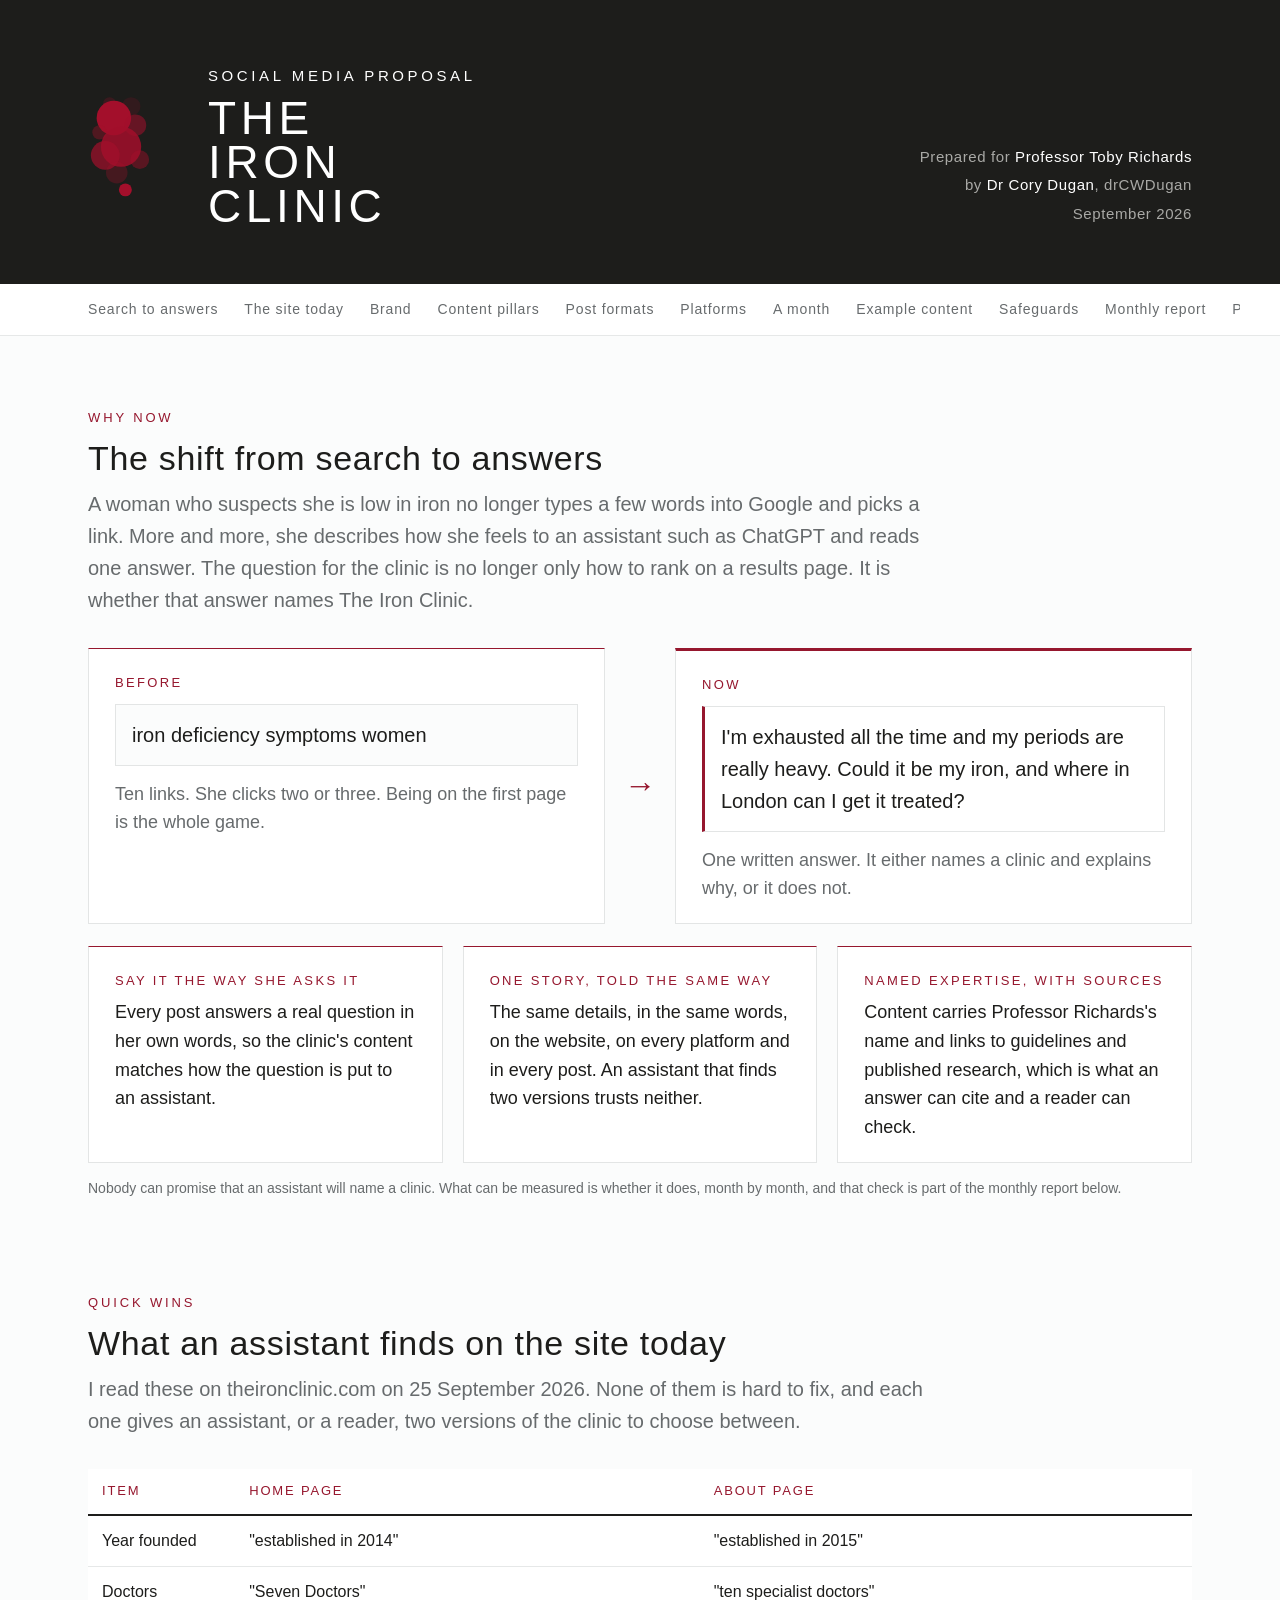
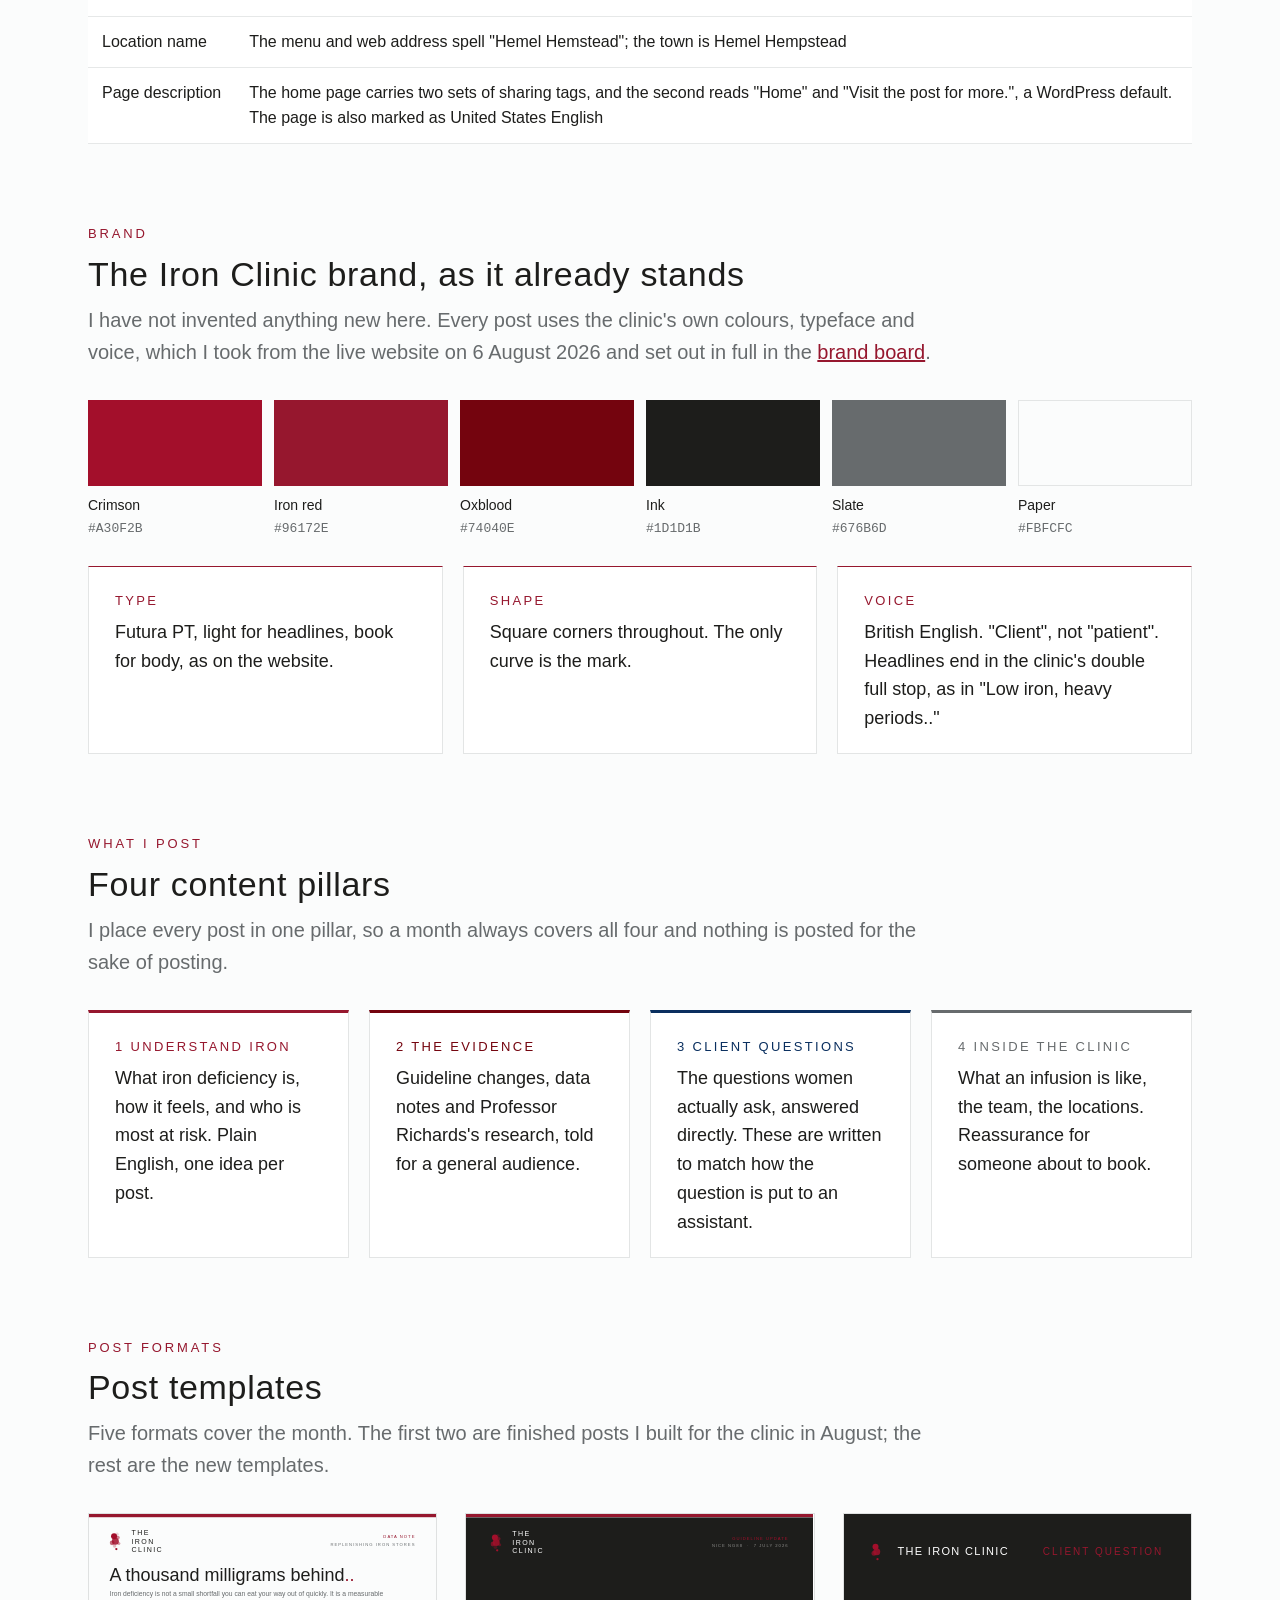
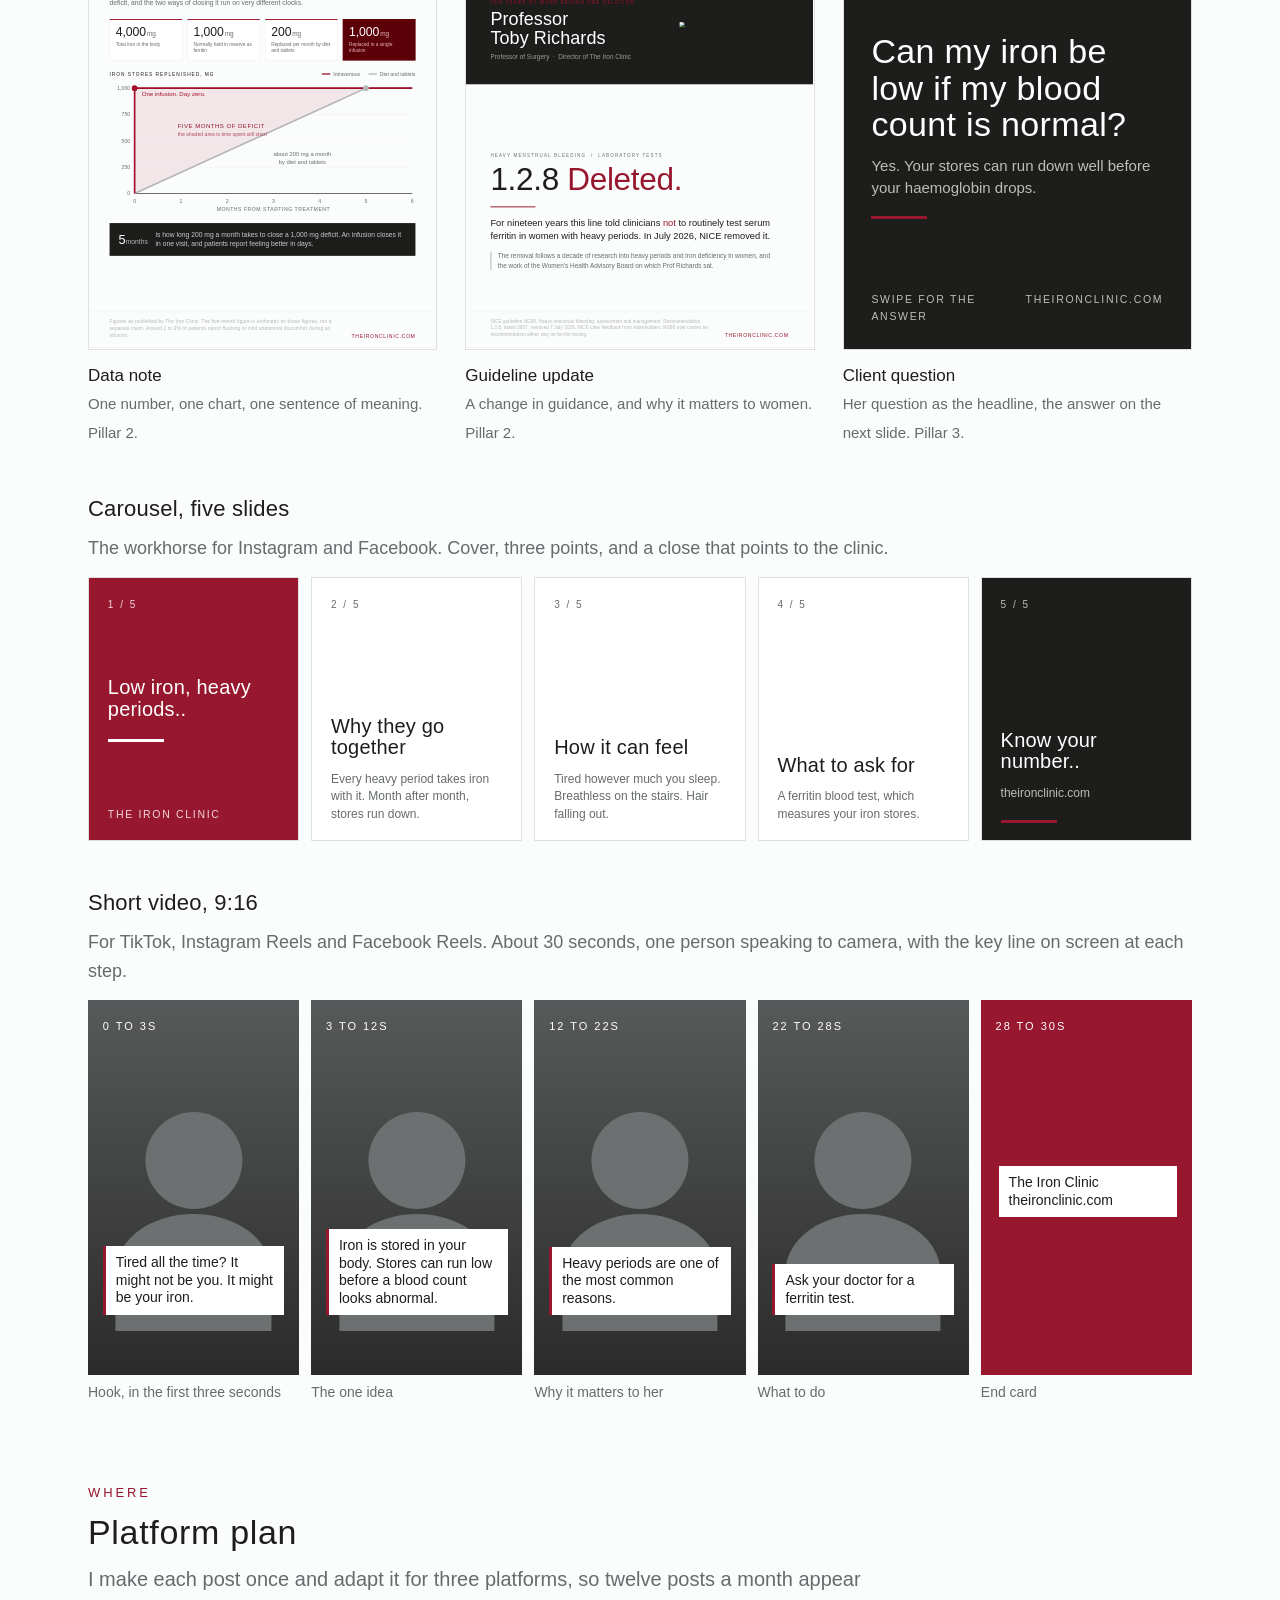
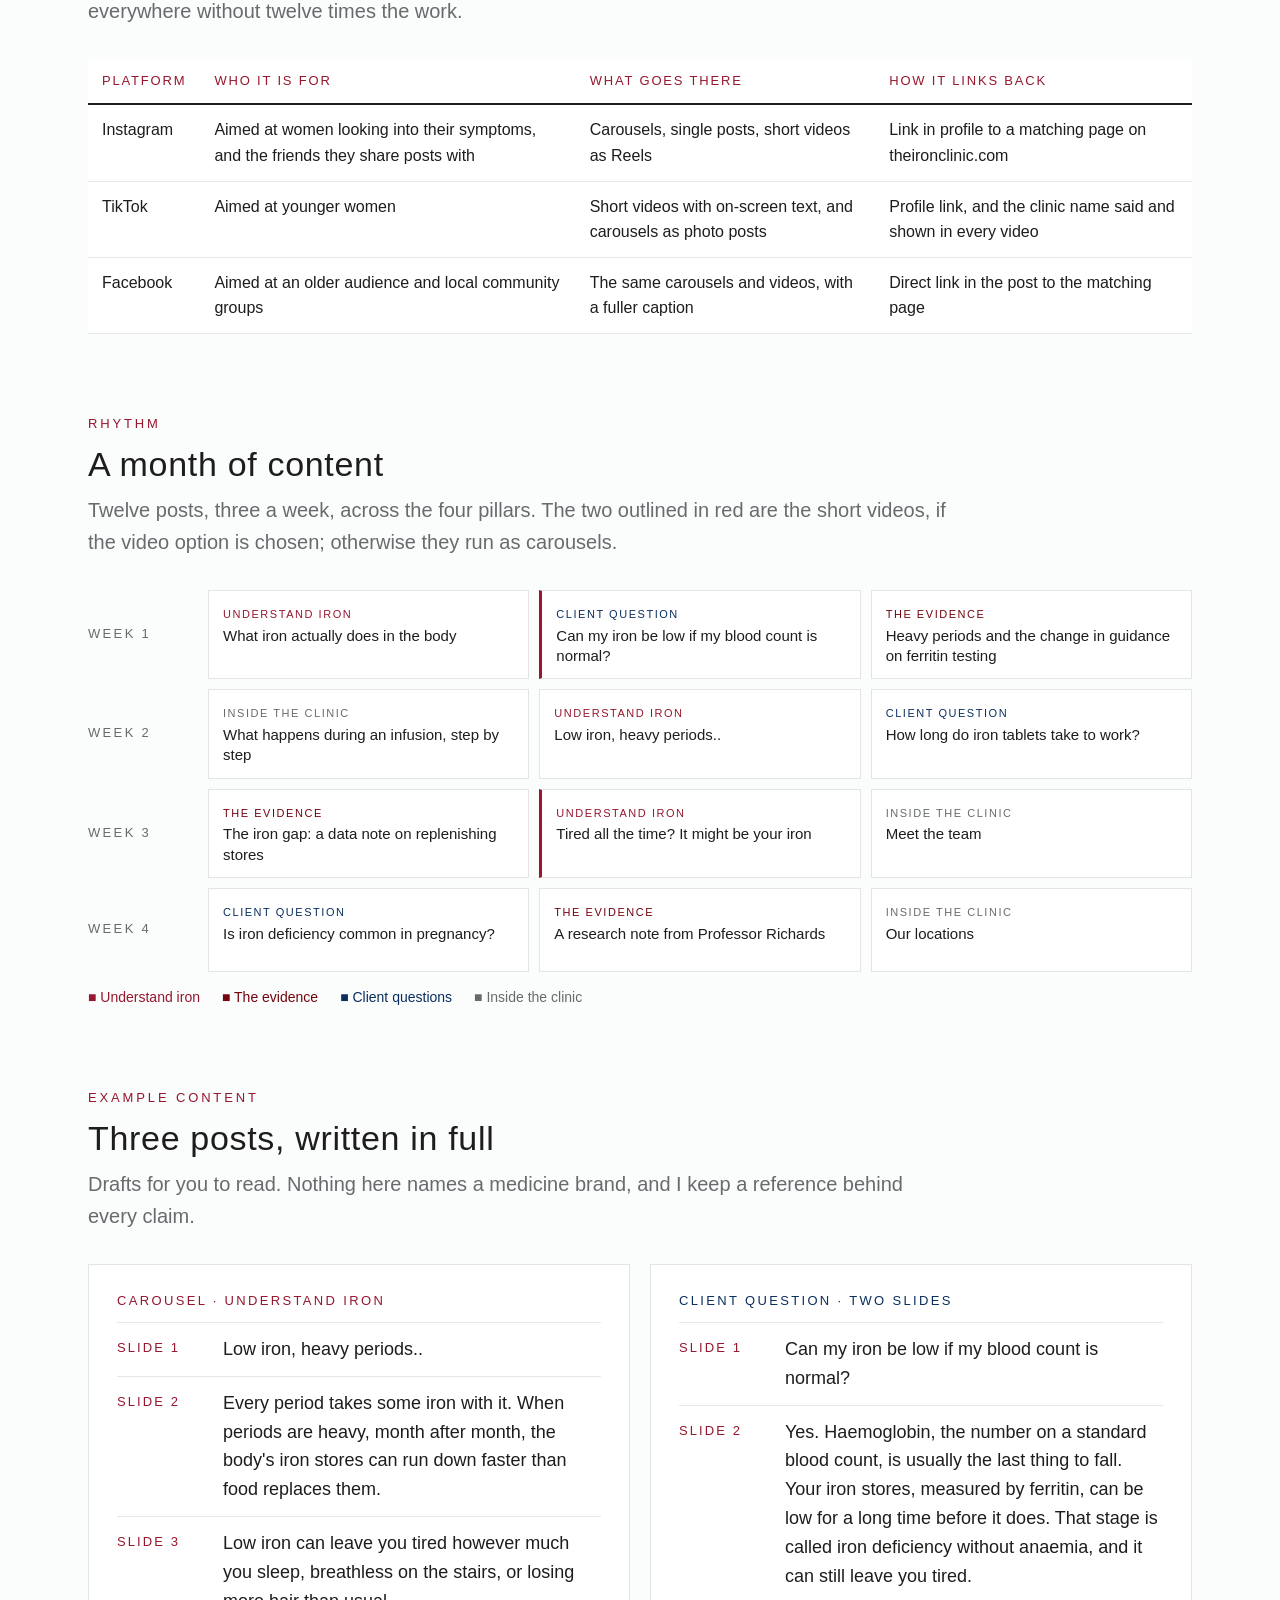
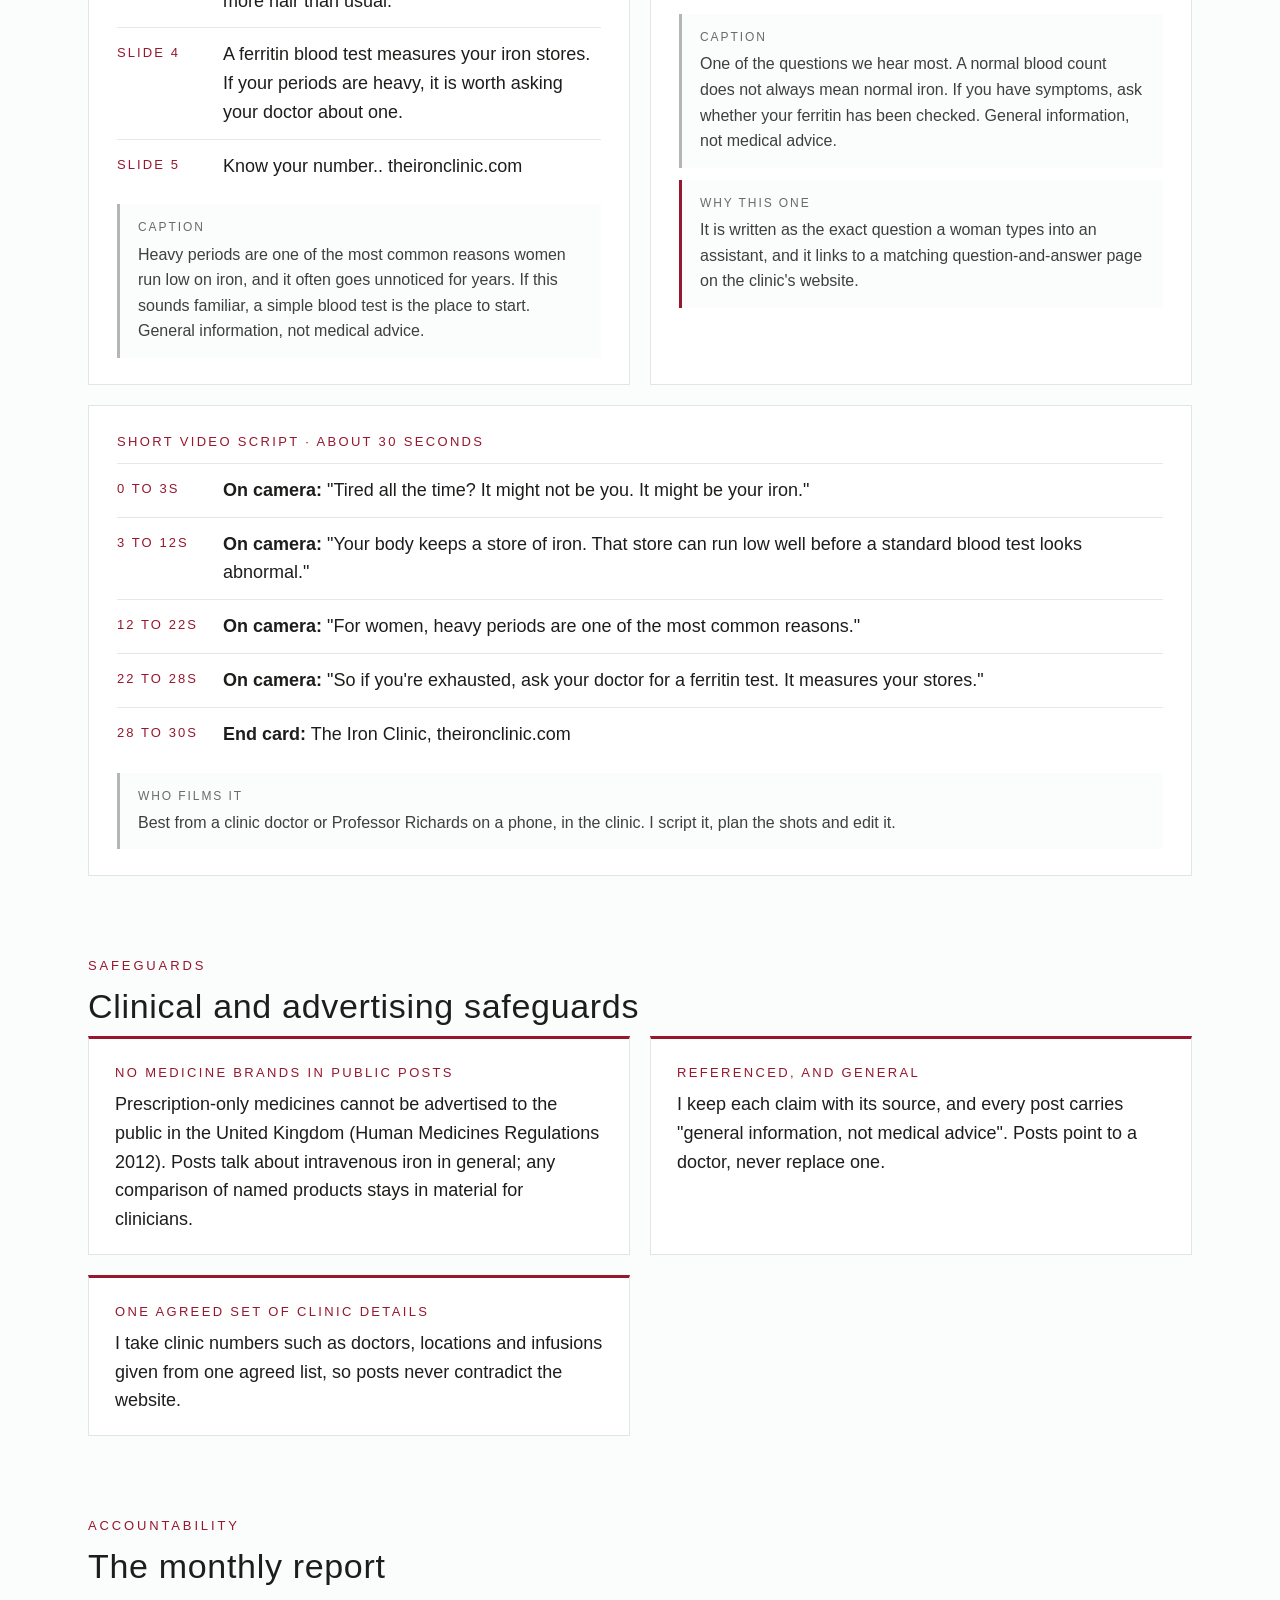
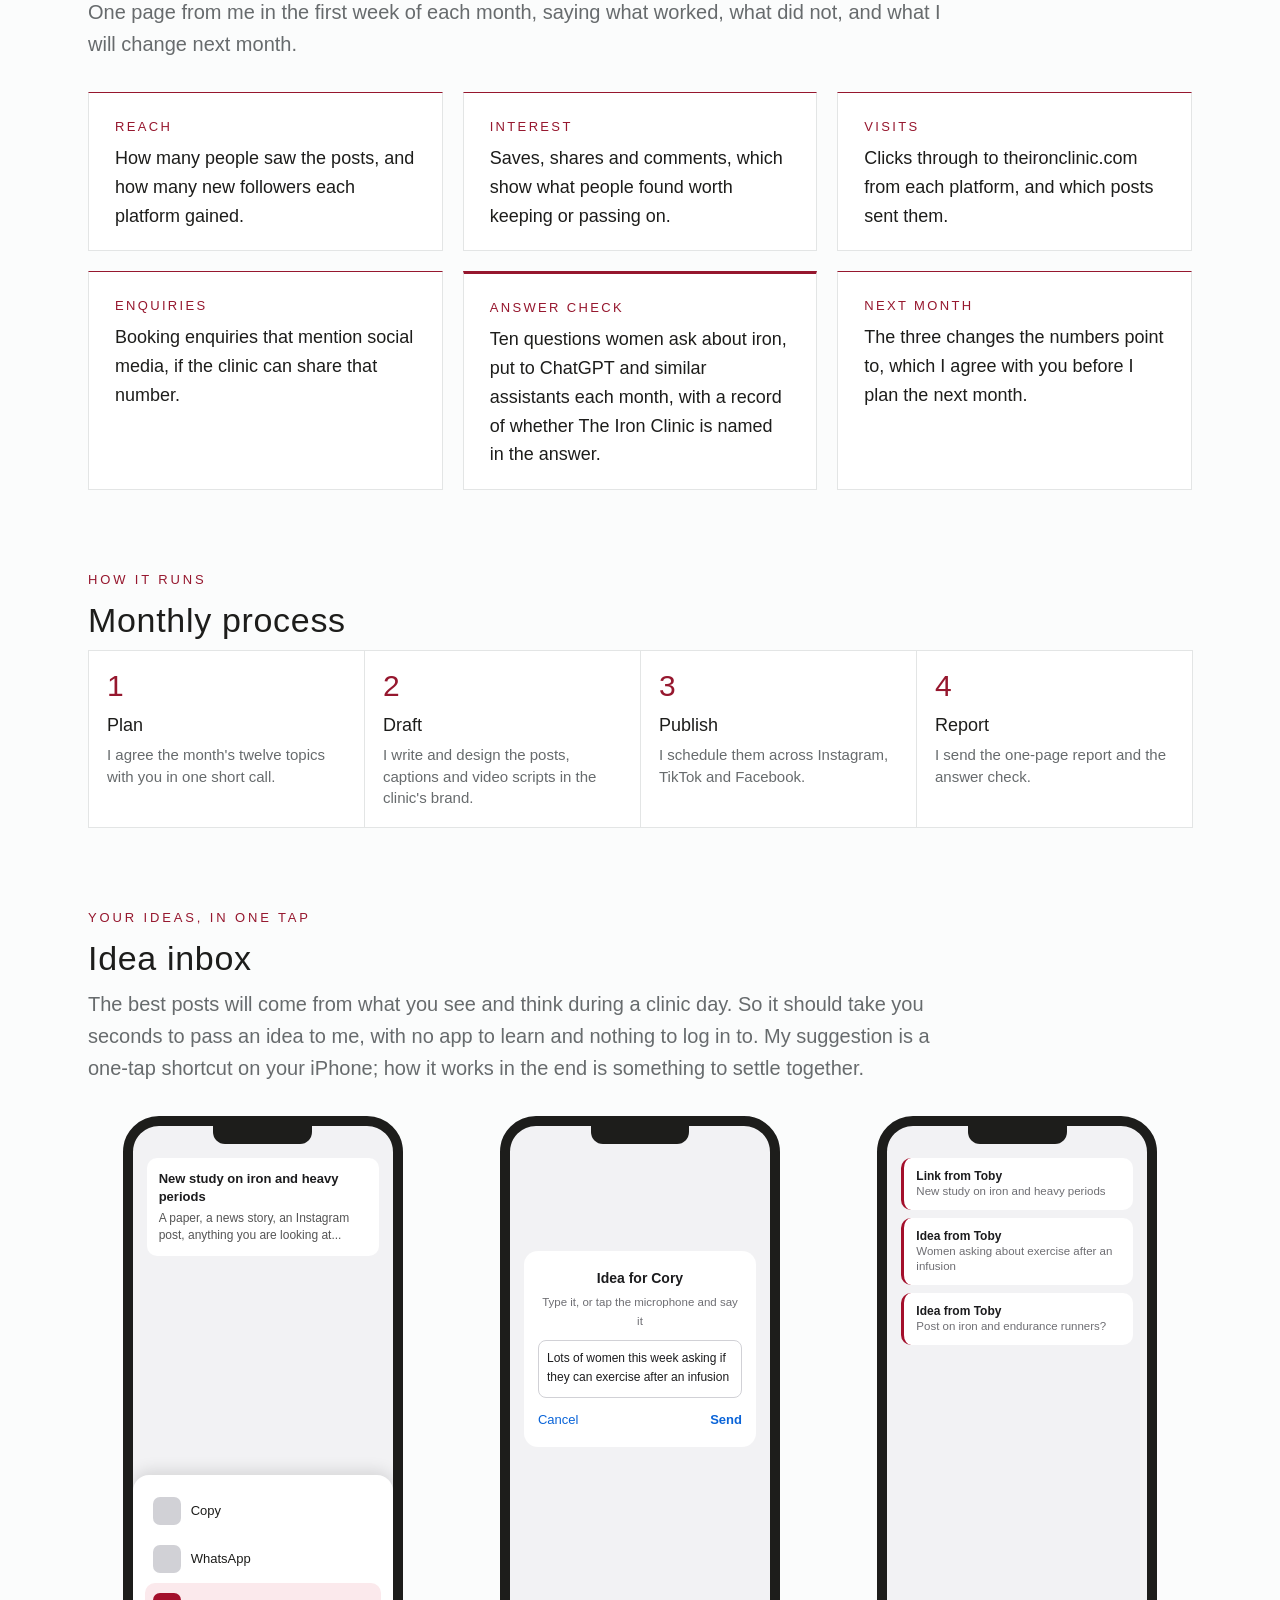
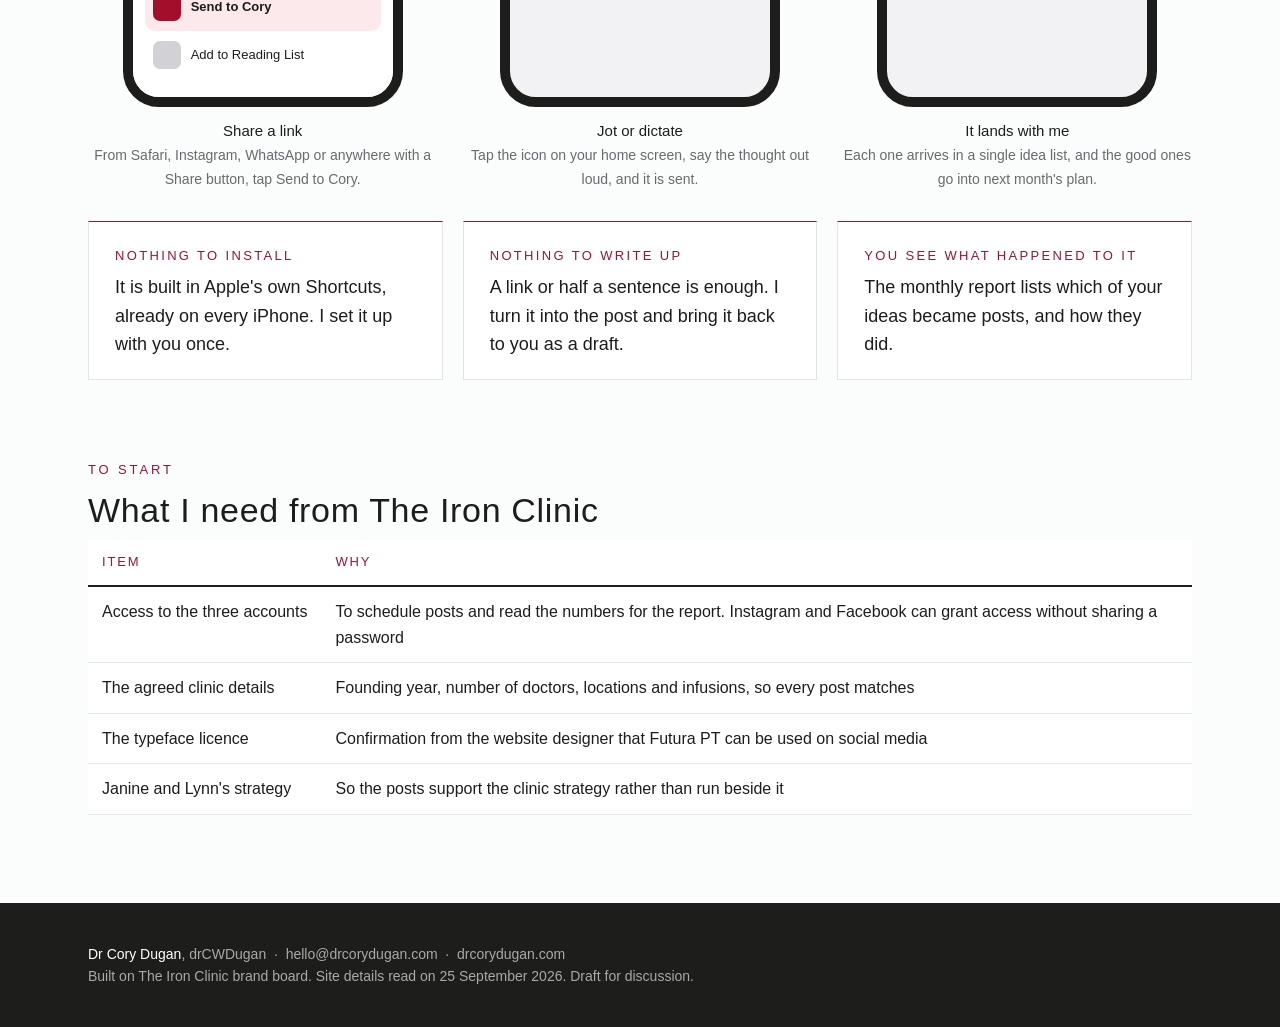
<file: index.html>
<!DOCTYPE html>
<html lang="en-GB">
<head>
<meta charset="utf-8">
<meta name="robots" content="noindex, nofollow">
<meta name="viewport" content="width=device-width, initial-scale=1">
<title>Iron Clinic Social Media</title>
<link rel="stylesheet" href="tokens.css">
<style>
* { box-sizing: border-box; }
html { font-size: 62.5%; scroll-behavior: smooth; }
body {
  margin: 0; background: var(--tic-paper); color: var(--tic-ink);
  font-family: var(--tic-font); font-size: 1.8rem; line-height: 1.6;
  -webkit-font-smoothing: antialiased;
}
.wrap { max-width: 1200px; margin: 0 auto; padding: 0 48px; }
a { color: var(--tic-red); }

/* masthead */
.masthead { background: var(--tic-ink); color: #fff; padding: 64px 0 56px; }
.mh-row { display: flex; align-items: flex-end; justify-content: space-between; gap: 48px; flex-wrap: wrap; }
.lockup { display: flex; align-items: center; gap: 28px; }
.wordmark { font-weight: 300; font-size: 4.6rem; line-height: .96; letter-spacing: .10em; }
.mh-title { font-size: 1.5rem; letter-spacing: .24em; text-transform: uppercase; color: #fff; font-weight: 500; margin: 0 0 8px; }
.mh-meta { text-align: right; font-size: 1.5rem; color: #a9a9a6; line-height: 1.9; letter-spacing: .04em; }
.mh-meta b { color: #fff; font-weight: 500; }

/* contents strip */
.toc { background: #fff; border-bottom: 1px solid #e6e8e8; position: sticky; top: 0; z-index: 5; }
.toc .wrap { display: flex; gap: 26px; overflow-x: auto; padding-top: 14px; padding-bottom: 14px; }
.toc a { color: var(--tic-slate); text-decoration: none; font-size: 1.4rem; letter-spacing: .06em; white-space: nowrap; }
.toc a:hover { color: var(--tic-red); }

/* sections */
section { padding: 72px 0 8px; }
.eyebrow { font-size: 1.3rem; letter-spacing: .22em; text-transform: uppercase; color: var(--tic-red); font-weight: 500; margin: 0 0 10px; }
h2 { font-size: 3.4rem; font-weight: 300; letter-spacing: .02em; margin: 0 0 10px; line-height: 1.15; }
h3 { font-size: 2.2rem; font-weight: 500; margin: 0 0 8px; letter-spacing: .01em; }
.lead { color: var(--tic-slate); font-size: 2.0rem; max-width: 860px; margin: 0 0 32px; }
p { margin: 0 0 14px; }
.muted { color: var(--tic-slate); }
.fine { font-size: 1.4rem; color: var(--tic-slate); }
hr.rule { border: 0; border-top: 1px solid var(--tic-mist); margin: 0 0 30px; }

/* boxes */
.grid { display: grid; gap: 20px; }
.g2 { grid-template-columns: repeat(2, 1fr); }
.g3 { grid-template-columns: repeat(3, 1fr); }
.g4 { grid-template-columns: repeat(4, 1fr); }
.box { background: #fff; border: 1px solid #e3e5e5; border-top: 3px solid var(--tic-red); padding: 24px 26px 20px; }
.box.plain { border-top-width: 1px; }
.box p:last-child { margin-bottom: 0; }
.box .k { font-size: 1.3rem; letter-spacing: .18em; text-transform: uppercase; color: var(--tic-red); font-weight: 500; margin-bottom: 6px; }

/* before / after */
.shift { display: grid; grid-template-columns: 1fr 70px 1fr; align-items: stretch; gap: 0; }
.shift .arrow { display: flex; align-items: center; justify-content: center; font-size: 3.2rem; color: var(--tic-red); font-weight: 300; }
.query { font-size: 2.0rem; background: var(--tic-paper); border: 1px solid #e3e5e5; padding: 14px 16px; margin: 10px 0 14px; }
.query.chat { background: #fff; border-left: 3px solid var(--tic-red); }

/* findings table */
table.t { width: 100%; border-collapse: collapse; font-size: 1.6rem; background: #fff; }
table.t th { text-align: left; font-weight: 500; font-size: 1.3rem; letter-spacing: .14em; text-transform: uppercase; color: var(--tic-red); padding: 12px 14px; border-bottom: 2px solid var(--tic-ink); }
table.t td { padding: 12px 14px; border-bottom: 1px solid #e6e8e8; vertical-align: top; }
table.t td:first-child { font-weight: 500; white-space: nowrap; }

/* swatches */
.sw-row { display: grid; grid-template-columns: repeat(6, 1fr); gap: 12px; }
.sw .chip { height: 86px; }
.sw .lab { padding: 8px 0 0; font-size: 1.4rem; }
.sw .hx { color: var(--tic-slate); font-family: ui-monospace, Menlo, monospace; font-size: 1.3rem; }

/* post mock-ups, 4:5 */
.posts { display: grid; grid-template-columns: repeat(3, 1fr); gap: 28px; }
.post-wrap .cap { margin-top: 12px; }
.post-wrap .cap b { display: block; font-weight: 500; font-size: 1.7rem; }
.post-wrap .cap span { font-size: 1.5rem; color: var(--tic-slate); }
.frame45 { width: 100%; aspect-ratio: 4 / 5; overflow: hidden; position: relative; border: 1px solid #dfe1e1; background: #fff; }
.frame45 iframe { position: absolute; top: 0; left: 0; width: 1080px; height: 1350px; border: 0; transform-origin: 0 0; pointer-events: none; }
.tile { position: absolute; inset: 0; padding: 8% 8% 7%; display: flex; flex-direction: column; }
.tile .mini { display: flex; align-items: center; gap: 10px; }
.tile .mini .wm { font-weight: 300; font-size: 1.1rem; line-height: 1; letter-spacing: .12em; }
.tile .tk { margin-left: auto; font-size: 1.0rem; letter-spacing: .2em; text-transform: uppercase; color: var(--tic-red); font-weight: 500; text-align: right; }
.tile .big { font-weight: 300; font-size: 3.4rem; line-height: 1.08; margin-top: auto; letter-spacing: .01em; }
.tile .sub { font-size: 1.5rem; color: var(--tic-slate); margin-top: 12px; line-height: 1.45; }
.tile .foot { margin-top: auto; font-size: 1.05rem; letter-spacing: .16em; text-transform: uppercase; color: var(--tic-slate); display: flex; justify-content: space-between; }
.tile.ink { background: var(--tic-ink); color: #fff; }
.tile.ink .sub, .tile.ink .foot { color: #bdbdb9; }
.tile.red { background: var(--tic-red); color: #fff; }
.tile.red .tk, .tile.red .sub, .tile.red .foot { color: #f3d9de; }
.bar { width: 56px; height: 3px; background: var(--tic-red); margin-top: 18px; }
.tile.red .bar { background: #fff; }

/* carousel strip */
.strip { display: grid; grid-template-columns: repeat(5, 1fr); gap: 12px; }
.strip .frame45 .tile { padding: 9% 9% 8%; }
.strip .big { font-size: 2.0rem; }
.strip .sub { font-size: 1.2rem; }
.strip .num { font-size: 1.0rem; letter-spacing: .2em; color: var(--tic-slate); }

/* video 9:16 */
.video { display: grid; grid-template-columns: repeat(5, 1fr); gap: 12px; }
.frame916 { width: 100%; aspect-ratio: 9 / 16; position: relative; overflow: hidden; background: #3a3a38; }
.frame916 .shot { position: absolute; inset: 0; background: linear-gradient(180deg, #57595a 0%, #2b2b2a 100%); }
.frame916 .who { position: absolute; left: 50%; top: 30%; transform: translateX(-50%); width: 46%; aspect-ratio: 1; border-radius: 50%; background: #6d7071; }
.frame916 .who::after { content: ""; position: absolute; left: -30%; right: -30%; top: 105%; height: 120%; border-radius: 50% 50% 0 0; background: #6d7071; }
.frame916 .ost { position: absolute; left: 7%; right: 7%; bottom: 16%; background: #fff; color: var(--tic-ink); font-size: 1.4rem; line-height: 1.25; padding: 8px 10px; font-weight: 500; border-left: 3px solid var(--tic-red); }
.frame916 .ts { position: absolute; top: 5%; left: 7%; color: #fff; font-size: 1.1rem; letter-spacing: .18em; }
.vcap { font-size: 1.4rem; color: var(--tic-slate); margin-top: 8px; line-height: 1.4; }

/* calendar */
.cal { display: grid; grid-template-columns: 110px repeat(3, 1fr); gap: 10px; }
.cal .wk { font-size: 1.3rem; letter-spacing: .18em; text-transform: uppercase; color: var(--tic-slate); display: flex; align-items: center; }
.cal .c { background: #fff; border: 1px solid #e3e5e5; padding: 12px 14px; font-size: 1.5rem; line-height: 1.35; min-height: 84px; }
.cal .c .p { display: inline-block; font-size: 1.1rem; letter-spacing: .14em; text-transform: uppercase; font-weight: 500; margin-bottom: 4px; }
.cal .c.v { border-left: 3px solid var(--tic-red); }
.p1, .box .k.p1 { color: var(--tic-red); } .p2, .box .k.p2 { color: var(--tic-oxblood); } .p3, .box .k.p3 { color: var(--tic-navy); } .p4, .box .k.p4 { color: var(--tic-slate); }
.legend { display: flex; gap: 22px; flex-wrap: wrap; margin-top: 14px; font-size: 1.4rem; }

/* example copy */
.copy { background: #fff; border: 1px solid #e3e5e5; padding: 26px 28px; }
.copy .slide { border-top: 1px solid #e6e8e8; padding: 12px 0; display: grid; grid-template-columns: 90px 1fr; gap: 16px; }
.copy .slide:first-of-type { border-top: 0; }
.copy .slide .n { font-size: 1.3rem; letter-spacing: .16em; text-transform: uppercase; color: var(--tic-red); padding-top: 3px; }
.caption { background: var(--tic-paper); border-left: 3px solid var(--tic-mist); padding: 14px 18px; margin-top: 12px; font-size: 1.6rem; color: #3d3f40; }
.caption .k { font-size: 1.2rem; letter-spacing: .16em; text-transform: uppercase; color: var(--tic-slate); margin-bottom: 4px; }

/* flow */
.flow { display: grid; grid-template-columns: repeat(4, 1fr); gap: 0; counter-reset: s; }
.flow .st { position: relative; padding: 20px 18px 18px; background: #fff; border: 1px solid #e3e5e5; margin-right: -1px; }
.flow .st::before { counter-increment: s; content: counter(s); display: block; font-size: 3.0rem; font-weight: 300; color: var(--tic-red); line-height: 1; margin-bottom: 10px; }
.flow .st b { display: block; font-weight: 500; margin-bottom: 4px; }
.flow .st span { font-size: 1.5rem; color: var(--tic-slate); line-height: 1.45; display: block; }


/* phone mock-ups */
.phones { display: grid; grid-template-columns: repeat(3, 1fr); gap: 28px; align-items: start; }
.phone { width: 100%; max-width: 280px; aspect-ratio: 9 / 19; margin: 0 auto; border: 10px solid var(--tic-ink); border-radius: 36px; background: #f2f2f4; position: relative; overflow: hidden; }
.phone .notch { width: 38%; height: 18px; background: var(--tic-ink); border-radius: 0 0 12px 12px; margin: 0 auto; }
.phone .scr { padding: 14px 14px; font-family: -apple-system, "Helvetica Neue", Arial, sans-serif; font-size: 1.3rem; color: #1c1c1e; }
.phone .page { background: #fff; border-radius: 10px; padding: 12px; font-size: 1.2rem; line-height: 1.4; color: #555; }
.phone .page b { color: #1c1c1e; display: block; font-size: 1.3rem; margin-bottom: 4px; }
.sheet { position: absolute; left: 0; right: 0; bottom: 0; background: #fff; border-radius: 16px 16px 0 0; padding: 12px 12px 18px; box-shadow: 0 -4px 16px rgba(0,0,0,.12); }
.sheet .row { display: flex; align-items: center; gap: 10px; padding: 10px 8px; border-radius: 10px; font-size: 1.3rem; }
.sheet .row .ic { width: 28px; height: 28px; border-radius: 7px; background: #d1d1d6; flex: 0 0 28px; }
.sheet .row.hl { background: #fbe9ec; font-weight: 600; }
.sheet .row.hl .ic { background: var(--tic-crimson); }
.prompt { background: #fff; border-radius: 14px; margin-top: 40%; padding: 16px 14px; text-align: center; }
.prompt .t { font-weight: 600; font-size: 1.4rem; margin-bottom: 4px; }
.prompt .s { font-size: 1.15rem; color: #6e6e73; margin-bottom: 10px; }
.prompt .field { border: 1px solid #d1d1d6; border-radius: 8px; padding: 8px; text-align: left; font-size: 1.2rem; color: #1c1c1e; min-height: 58px; }
.prompt .btns { display: flex; justify-content: space-between; margin-top: 12px; font-size: 1.3rem; color: #0a64d8; }
.inbox { background: #fff; border-radius: 10px; padding: 10px 12px; margin-bottom: 8px; font-size: 1.15rem; line-height: 1.35; border-left: 3px solid var(--tic-crimson); }
.inbox b { display: block; font-size: 1.2rem; color: #1c1c1e; }
.inbox span { color: #6e6e73; }
.phone-cap { text-align: center; margin-top: 12px; font-size: 1.5rem; }
.phone-cap b { display: block; font-weight: 500; }
.phone-cap span { color: var(--tic-slate); font-size: 1.4rem; }

footer { margin-top: 80px; background: var(--tic-ink); color: #a9a9a6; padding: 40px 0; font-size: 1.4rem; }
footer b { color: #fff; font-weight: 500; }

@media (max-width: 900px) {
  .g3, .g4, .posts, .sw-row { grid-template-columns: repeat(2, 1fr); }
  .strip, .video, .flow { grid-template-columns: repeat(2, 1fr); }
  .shift { grid-template-columns: 1fr; } .shift .arrow { transform: rotate(90deg); padding: 8px; }
  .phones { grid-template-columns: 1fr; }
  .cal { grid-template-columns: 1fr; } .wrap { padding: 0 16px; }
}
</style>
</head>
<body>

<header class="masthead">
  <div class="wrap mh-row">
    <div class="lockup">
      <svg width="92" height="108" viewBox="0 0 128 150" aria-label="The Iron Clinic mark"><g fill="#A30F2B">
        <circle cx="30" cy="16" r="9" opacity=".22"/><circle cx="60" cy="20" r="13" opacity=".16"/>
        <circle cx="36" cy="36" r="24" opacity="1"/><circle cx="66" cy="46" r="15" opacity=".55"/>
        <circle cx="16" cy="56" r="10" opacity=".38"/><circle cx="46" cy="76" r="28" opacity=".85"/>
        <circle cx="24" cy="88" r="20" opacity=".70"/><circle cx="72" cy="94" r="13" opacity=".45"/>
        <circle cx="40" cy="112" r="15" opacity=".30"/><circle cx="52" cy="136" r="9" opacity="1"/>
      </g></svg>
      <div>
        <p class="mh-title">Social media proposal</p>
        <div class="wordmark">THE<br>IRON<br>CLINIC</div>
      </div>
    </div>
    <div class="mh-meta">
      Prepared for <b>Professor Toby Richards</b><br>
      by <b>Dr Cory Dugan</b>, drCWDugan<br>
      September 2026
    </div>
  </div>
</header>

<nav class="toc"><div class="wrap">
  <a href="#shift">Search to answers</a>
  <a href="#today">The site today</a>
  <a href="#brand">Brand</a>
  <a href="#pillars">Content pillars</a>
  <a href="#templates">Post formats</a>
  <a href="#platforms">Platforms</a>
  <a href="#month">A month</a>
  <a href="#examples">Example content</a>
  <a href="#safeguards">Safeguards</a>
  <a href="#report">Monthly report</a>
  <a href="#process">Process</a>
  <a href="#ideas">Idea inbox</a>
  <a href="#needs">What I need</a>
</div></nav>

<main class="wrap">

<!-- 1 -->
<section id="shift">
  <p class="eyebrow">Why now</p>
  <h2>The shift from search to answers</h2>
  <p class="lead">A woman who suspects she is low in iron no longer types a few words into Google and picks a link. More and more, she describes how she feels to an assistant such as ChatGPT and reads one answer. The question for the clinic is no longer only how to rank on a results page. It is whether that answer names The Iron Clinic.</p>

  <div class="shift">
    <div class="box plain">
      <div class="k">Before</div>
      <div class="query">iron deficiency symptoms women</div>
      <p class="muted">Ten links. She clicks two or three. Being on the first page is the whole game.</p>
    </div>
    <div class="arrow">&rarr;</div>
    <div class="box">
      <div class="k">Now</div>
      <div class="query chat">I'm exhausted all the time and my periods are really heavy. Could it be my iron, and where in London can I get it treated?</div>
      <p class="muted">One written answer. It either names a clinic and explains why, or it does not.</p>
    </div>
  </div>

  <div class="grid g3" style="margin-top:22px">
    <div class="box plain"><div class="k">Say it the way she asks it</div><p>Every post answers a real question in her own words, so the clinic's content matches how the question is put to an assistant.</p></div>
    <div class="box plain"><div class="k">One story, told the same way</div><p>The same details, in the same words, on the website, on every platform and in every post. An assistant that finds two versions trusts neither.</p></div>
    <div class="box plain"><div class="k">Named expertise, with sources</div><p>Content carries Professor Richards's name and links to guidelines and published research, which is what an answer can cite and a reader can check.</p></div>
  </div>
  <p class="fine" style="margin-top:14px">Nobody can promise that an assistant will name a clinic. What can be measured is whether it does, month by month, and that check is part of the monthly report below.</p>
</section>

<!-- 2 -->
<section id="today">
  <p class="eyebrow">Quick wins</p>
  <h2>What an assistant finds on the site today</h2>
  <p class="lead">I read these on theironclinic.com on 25 September 2026. None of them is hard to fix, and each one gives an assistant, or a reader, two versions of the clinic to choose between.</p>
  <table class="t">
    <tr><th>Item</th><th>Home page</th><th>About page</th></tr>
    <tr><td>Year founded</td><td>"established in 2014"</td><td>"established in 2015"</td></tr>
    <tr><td>Doctors</td><td>"Seven Doctors"</td><td>"ten specialist doctors"</td></tr>
    <tr><td>Location name</td><td colspan="2">The menu and web address spell "Hemel Hemstead"; the town is Hemel Hempstead</td></tr>
    <tr><td>Page description</td><td colspan="2">The home page carries two sets of sharing tags, and the second reads "Home" and "Visit the post for more.", a WordPress default. The page is also marked as United States English</td></tr>
  </table>
</section>

<!-- 3 -->
<section id="brand">
  <p class="eyebrow">Brand</p>
  <h2>The Iron Clinic brand, as it already stands</h2>
  <p class="lead">I have not invented anything new here. Every post uses the clinic's own colours, typeface and voice, which I took from the live website on 6 August 2026 and set out in full in the <a href="brand-board.html">brand board</a>.</p>
  <div class="sw-row">
    <div class="sw"><div class="chip" style="background:var(--tic-crimson)"></div><div class="lab">Crimson<br><span class="hx">#A30F2B</span></div></div>
    <div class="sw"><div class="chip" style="background:var(--tic-red)"></div><div class="lab">Iron red<br><span class="hx">#96172E</span></div></div>
    <div class="sw"><div class="chip" style="background:var(--tic-oxblood)"></div><div class="lab">Oxblood<br><span class="hx">#74040E</span></div></div>
    <div class="sw"><div class="chip" style="background:var(--tic-ink)"></div><div class="lab">Ink<br><span class="hx">#1D1D1B</span></div></div>
    <div class="sw"><div class="chip" style="background:var(--tic-slate)"></div><div class="lab">Slate<br><span class="hx">#676B6D</span></div></div>
    <div class="sw"><div class="chip" style="background:var(--tic-paper); border:1px solid #e3e5e5"></div><div class="lab">Paper<br><span class="hx">#FBFCFC</span></div></div>
  </div>
  <div class="grid g3" style="margin-top:26px">
    <div class="box plain"><div class="k">Type</div><p>Futura PT, light for headlines, book for body, as on the website.</p></div>
    <div class="box plain"><div class="k">Shape</div><p>Square corners throughout. The only curve is the mark.</p></div>
    <div class="box plain"><div class="k">Voice</div><p>British English. "Client", not "patient". Headlines end in the clinic's double full stop, as in "Low iron, heavy periods.."</p></div>
  </div>
</section>

<!-- 4 -->
<section id="pillars">
  <p class="eyebrow">What I post</p>
  <h2>Four content pillars</h2>
  <p class="lead">I place every post in one pillar, so a month always covers all four and nothing is posted for the sake of posting.</p>
  <div class="grid g4">
    <div class="box"><div class="k p1">1 Understand iron</div><p>What iron deficiency is, how it feels, and who is most at risk. Plain English, one idea per post.</p></div>
    <div class="box" style="border-top-color:var(--tic-oxblood)"><div class="k p2">2 The evidence</div><p>Guideline changes, data notes and Professor Richards's research, told for a general audience.</p></div>
    <div class="box" style="border-top-color:var(--tic-navy)"><div class="k p3">3 Client questions</div><p>The questions women actually ask, answered directly. These are written to match how the question is put to an assistant.</p></div>
    <div class="box" style="border-top-color:var(--tic-slate)"><div class="k p4">4 Inside the clinic</div><p>What an infusion is like, the team, the locations. Reassurance for someone about to book.</p></div>
  </div>
</section>

<!-- 5 -->
<section id="templates">
  <p class="eyebrow">Post formats</p>
  <h2>Post templates</h2>
  <p class="lead">Five formats cover the month. The first two are finished posts I built for the clinic in August; the rest are the new templates.</p>

  <div class="posts">
    <div class="post-wrap">
      <div class="frame45" data-card><iframe src="cards/the-iron-gap.html" title="The iron gap" loading="lazy"></iframe></div>
      <div class="cap"><b>Data note</b><span>One number, one chart, one sentence of meaning. Pillar 2.</span></div>
    </div>
    <div class="post-wrap">
      <div class="frame45" data-card><iframe src="cards/nice-1-2-8.html" title="Guideline update card" loading="lazy"></iframe></div>
      <div class="cap"><b>Guideline update</b><span>A change in guidance, and why it matters to women. Pillar 2.</span></div>
    </div>
    <div class="post-wrap">
      <div class="frame45"><div class="tile ink">
        <div class="mini"><svg width="16" height="19" viewBox="0 0 128 150"><g fill="#A30F2B"><circle cx="36" cy="36" r="24"/><circle cx="46" cy="76" r="28" opacity=".85"/><circle cx="24" cy="88" r="20" opacity=".7"/><circle cx="52" cy="136" r="9"/></g></svg><div class="wm">THE IRON CLINIC</div><div class="tk">Client question</div></div>
        <div class="big">Can my iron be low if my blood count is normal?</div>
        <div class="sub">Yes. Your stores can run down well before your haemoglobin drops.</div>
        <div class="bar"></div>
        <div class="foot"><span>Swipe for the answer</span><span>theironclinic.com</span></div>
      </div></div>
      <div class="cap"><b>Client question</b><span>Her question as the headline, the answer on the next slide. Pillar 3.</span></div>
    </div>
  </div>

  <h3 style="margin-top:44px">Carousel, five slides</h3>
  <p class="muted">The workhorse for Instagram and Facebook. Cover, three points, and a close that points to the clinic.</p>
  <div class="strip">
    <div class="frame45"><div class="tile red"><div class="num" style="color:#f3d9de">1 / 5</div><div class="big">Low iron, heavy periods..</div><div class="bar"></div><div class="foot"><span>The Iron Clinic</span></div></div></div>
    <div class="frame45"><div class="tile"><div class="num">2 / 5</div><div class="big">Why they go together</div><div class="sub">Every heavy period takes iron with it. Month after month, stores run down.</div></div></div>
    <div class="frame45"><div class="tile"><div class="num">3 / 5</div><div class="big">How it can feel</div><div class="sub">Tired however much you sleep. Breathless on the stairs. Hair falling out.</div></div></div>
    <div class="frame45"><div class="tile"><div class="num">4 / 5</div><div class="big">What to ask for</div><div class="sub">A ferritin blood test, which measures your iron stores.</div></div></div>
    <div class="frame45"><div class="tile ink"><div class="num" style="color:#bdbdb9">5 / 5</div><div class="big">Know your number..</div><div class="sub">theironclinic.com</div><div class="bar"></div></div></div>
  </div>

  <h3 style="margin-top:44px">Short video, 9:16</h3>
  <p class="muted">For TikTok, Instagram Reels and Facebook Reels. About 30 seconds, one person speaking to camera, with the key line on screen at each step.</p>
  <div class="video">
    <div><div class="frame916"><div class="shot"></div><div class="who"></div><div class="ts">0 TO 3S</div><div class="ost">Tired all the time? It might not be you. It might be your iron.</div></div><div class="vcap">Hook, in the first three seconds</div></div>
    <div><div class="frame916"><div class="shot"></div><div class="who"></div><div class="ts">3 TO 12S</div><div class="ost">Iron is stored in your body. Stores can run low before a blood count looks abnormal.</div></div><div class="vcap">The one idea</div></div>
    <div><div class="frame916"><div class="shot"></div><div class="who"></div><div class="ts">12 TO 22S</div><div class="ost">Heavy periods are one of the most common reasons.</div></div><div class="vcap">Why it matters to her</div></div>
    <div><div class="frame916"><div class="shot"></div><div class="who"></div><div class="ts">22 TO 28S</div><div class="ost">Ask your doctor for a ferritin test.</div></div><div class="vcap">What to do</div></div>
    <div><div class="frame916" style="background:var(--tic-red)"><div class="ts">28 TO 30S</div><div class="ost" style="bottom:42%">The Iron Clinic<br>theironclinic.com</div></div><div class="vcap">End card</div></div>
  </div>
</section>

<!-- 6 -->
<section id="platforms">
  <p class="eyebrow">Where</p>
  <h2>Platform plan</h2>
  <p class="lead">I make each post once and adapt it for three platforms, so twelve posts a month appear everywhere without twelve times the work.</p>
  <table class="t">
    <tr><th>Platform</th><th>Who it is for</th><th>What goes there</th><th>How it links back</th></tr>
    <tr><td>Instagram</td><td>Aimed at women looking into their symptoms, and the friends they share posts with</td><td>Carousels, single posts, short videos as Reels</td><td>Link in profile to a matching page on theironclinic.com</td></tr>
    <tr><td>TikTok</td><td>Aimed at younger women</td><td>Short videos with on-screen text, and carousels as photo posts</td><td>Profile link, and the clinic name said and shown in every video</td></tr>
    <tr><td>Facebook</td><td>Aimed at an older audience and local community groups</td><td>The same carousels and videos, with a fuller caption</td><td>Direct link in the post to the matching page</td></tr>
  </table>
</section>

<!-- 7 -->
<section id="month">
  <p class="eyebrow">Rhythm</p>
  <h2>A month of content</h2>
  <p class="lead">Twelve posts, three a week, across the four pillars. The two outlined in red are the short videos, if the video option is chosen; otherwise they run as carousels.</p>
  <div class="cal">
    <div class="wk">Week 1</div>
    <div class="c"><span class="p p1">Understand iron</span><br>What iron actually does in the body</div>
    <div class="c v"><span class="p p3">Client question</span><br>Can my iron be low if my blood count is normal?</div>
    <div class="c"><span class="p p2">The evidence</span><br>Heavy periods and the change in guidance on ferritin testing</div>

    <div class="wk">Week 2</div>
    <div class="c"><span class="p p4">Inside the clinic</span><br>What happens during an infusion, step by step</div>
    <div class="c"><span class="p p1">Understand iron</span><br>Low iron, heavy periods..</div>
    <div class="c"><span class="p p3">Client question</span><br>How long do iron tablets take to work?</div>

    <div class="wk">Week 3</div>
    <div class="c"><span class="p p2">The evidence</span><br>The iron gap: a data note on replenishing stores</div>
    <div class="c v"><span class="p p1">Understand iron</span><br>Tired all the time? It might be your iron</div>
    <div class="c"><span class="p p4">Inside the clinic</span><br>Meet the team</div>

    <div class="wk">Week 4</div>
    <div class="c"><span class="p p3">Client question</span><br>Is iron deficiency common in pregnancy?</div>
    <div class="c"><span class="p p2">The evidence</span><br>A research note from Professor Richards</div>
    <div class="c"><span class="p p4">Inside the clinic</span><br>Our locations</div>
  </div>
  <div class="legend">
    <span class="p1">&#9632; Understand iron</span><span class="p2">&#9632; The evidence</span><span class="p3">&#9632; Client questions</span><span class="p4">&#9632; Inside the clinic</span>
  </div>
</section>

<!-- 8 -->
<section id="examples">
  <p class="eyebrow">Example content</p>
  <h2>Three posts, written in full</h2>
  <p class="lead">Drafts for you to read. Nothing here names a medicine brand, and I keep a reference behind every claim.</p>

  <div class="grid g2">
    <div class="copy">
      <div class="k" style="font-size:1.3rem;letter-spacing:.18em;text-transform:uppercase;color:var(--tic-red);font-weight:500;margin-bottom:10px">Carousel · Understand iron</div>
      <div class="slide"><div class="n">Slide 1</div><div>Low iron, heavy periods..</div></div>
      <div class="slide"><div class="n">Slide 2</div><div>Every period takes some iron with it. When periods are heavy, month after month, the body's iron stores can run down faster than food replaces them.</div></div>
      <div class="slide"><div class="n">Slide 3</div><div>Low iron can leave you tired however much you sleep, breathless on the stairs, or losing more hair than usual.</div></div>
      <div class="slide"><div class="n">Slide 4</div><div>A ferritin blood test measures your iron stores. If your periods are heavy, it is worth asking your doctor about one.</div></div>
      <div class="slide"><div class="n">Slide 5</div><div>Know your number.. theironclinic.com</div></div>
      <div class="caption"><div class="k">Caption</div>Heavy periods are one of the most common reasons women run low on iron, and it often goes unnoticed for years. If this sounds familiar, a simple blood test is the place to start. General information, not medical advice.</div>
    </div>

    <div class="copy">
      <div class="k" style="font-size:1.3rem;letter-spacing:.18em;text-transform:uppercase;color:var(--tic-navy);font-weight:500;margin-bottom:10px">Client question · two slides</div>
      <div class="slide"><div class="n">Slide 1</div><div>Can my iron be low if my blood count is normal?</div></div>
      <div class="slide"><div class="n">Slide 2</div><div>Yes. Haemoglobin, the number on a standard blood count, is usually the last thing to fall. Your iron stores, measured by ferritin, can be low for a long time before it does. That stage is called iron deficiency without anaemia, and it can still leave you tired.</div></div>
      <div class="caption"><div class="k">Caption</div>One of the questions we hear most. A normal blood count does not always mean normal iron. If you have symptoms, ask whether your ferritin has been checked. General information, not medical advice.</div>
      <div class="caption" style="border-left-color:var(--tic-red)"><div class="k">Why this one</div>It is written as the exact question a woman types into an assistant, and it links to a matching question-and-answer page on the clinic's website.</div>
    </div>
  </div>

  <div class="copy" style="margin-top:20px">
    <div class="k" style="font-size:1.3rem;letter-spacing:.18em;text-transform:uppercase;color:var(--tic-red);font-weight:500;margin-bottom:10px">Short video script · about 30 seconds</div>
    <div class="slide"><div class="n">0 to 3s</div><div><b>On camera:</b> "Tired all the time? It might not be you. It might be your iron."</div></div>
    <div class="slide"><div class="n">3 to 12s</div><div><b>On camera:</b> "Your body keeps a store of iron. That store can run low well before a standard blood test looks abnormal."</div></div>
    <div class="slide"><div class="n">12 to 22s</div><div><b>On camera:</b> "For women, heavy periods are one of the most common reasons."</div></div>
    <div class="slide"><div class="n">22 to 28s</div><div><b>On camera:</b> "So if you're exhausted, ask your doctor for a ferritin test. It measures your stores."</div></div>
    <div class="slide"><div class="n">28 to 30s</div><div><b>End card:</b> The Iron Clinic, theironclinic.com</div></div>
    <div class="caption"><div class="k">Who films it</div>Best from a clinic doctor or Professor Richards on a phone, in the clinic. I script it, plan the shots and edit it.</div>
  </div>
</section>

<!-- 9 -->
<section id="safeguards">
  <p class="eyebrow">Safeguards</p>
  <h2>Clinical and advertising safeguards</h2>
  <div class="grid g2">
    <div class="box"><div class="k">No medicine brands in public posts</div><p>Prescription-only medicines cannot be advertised to the public in the United Kingdom (Human Medicines Regulations 2012). Posts talk about intravenous iron in general; any comparison of named products stays in material for clinicians.</p></div>
    <div class="box"><div class="k">Referenced, and general</div><p>I keep each claim with its source, and every post carries "general information, not medical advice". Posts point to a doctor, never replace one.</p></div>
    <div class="box"><div class="k">One agreed set of clinic details</div><p>I take clinic numbers such as doctors, locations and infusions given from one agreed list, so posts never contradict the website.</p></div>
  </div>
</section>

<!-- 10 -->
<section id="report">
  <p class="eyebrow">Accountability</p>
  <h2>The monthly report</h2>
  <p class="lead">One page from me in the first week of each month, saying what worked, what did not, and what I will change next month.</p>
  <div class="grid g3">
    <div class="box plain"><div class="k">Reach</div><p>How many people saw the posts, and how many new followers each platform gained.</p></div>
    <div class="box plain"><div class="k">Interest</div><p>Saves, shares and comments, which show what people found worth keeping or passing on.</p></div>
    <div class="box plain"><div class="k">Visits</div><p>Clicks through to theironclinic.com from each platform, and which posts sent them.</p></div>
    <div class="box plain"><div class="k">Enquiries</div><p>Booking enquiries that mention social media, if the clinic can share that number.</p></div>
    <div class="box"><div class="k">Answer check</div><p>Ten questions women ask about iron, put to ChatGPT and similar assistants each month, with a record of whether The Iron Clinic is named in the answer.</p></div>
    <div class="box plain"><div class="k">Next month</div><p>The three changes the numbers point to, which I agree with you before I plan the next month.</p></div>
  </div>
</section>

<!-- 11 -->
<section id="process">
  <p class="eyebrow">How it runs</p>
  <h2>Monthly process</h2>
  <div class="flow">
    <div class="st"><b>Plan</b><span>I agree the month's twelve topics with you in one short call.</span></div>
    <div class="st"><b>Draft</b><span>I write and design the posts, captions and video scripts in the clinic's brand.</span></div>
    <div class="st"><b>Publish</b><span>I schedule them across Instagram, TikTok and Facebook.</span></div>
    <div class="st"><b>Report</b><span>I send the one-page report and the answer check.</span></div>
  </div>
</section>

<!-- ideas -->
<section id="ideas">
  <p class="eyebrow">Your ideas, in one tap</p>
  <h2>Idea inbox</h2>
  <p class="lead">The best posts will come from what you see and think during a clinic day. So it should take you seconds to pass an idea to me, with no app to learn and nothing to log in to. My suggestion is a one-tap shortcut on your iPhone; how it works in the end is something to settle together.</p>

  <div class="phones">
    <div>
      <div class="phone"><div class="notch"></div><div class="scr">
        <div class="page"><b>New study on iron and heavy periods</b>A paper, a news story, an Instagram post, anything you are looking at...</div>
      </div>
        <div class="sheet">
          <div class="row"><div class="ic"></div>Copy</div>
          <div class="row"><div class="ic"></div>WhatsApp</div>
          <div class="row hl"><div class="ic"></div>Send to Cory</div>
          <div class="row"><div class="ic"></div>Add to Reading List</div>
        </div>
      </div>
      <div class="phone-cap"><b>Share a link</b><span>From Safari, Instagram, WhatsApp or anywhere with a Share button, tap Send to Cory.</span></div>
    </div>

    <div>
      <div class="phone"><div class="notch"></div><div class="scr">
        <div class="prompt">
          <div class="t">Idea for Cory</div>
          <div class="s">Type it, or tap the microphone and say it</div>
          <div class="field">Lots of women this week asking if they can exercise after an infusion</div>
          <div class="btns"><span>Cancel</span><span><b>Send</b></span></div>
        </div>
      </div></div>
      <div class="phone-cap"><b>Jot or dictate</b><span>Tap the icon on your home screen, say the thought out loud, and it is sent.</span></div>
    </div>

    <div>
      <div class="phone"><div class="notch"></div><div class="scr">
        <div class="inbox"><b>Link from Toby</b><span>New study on iron and heavy periods</span></div>
        <div class="inbox"><b>Idea from Toby</b><span>Women asking about exercise after an infusion</span></div>
        <div class="inbox"><b>Idea from Toby</b><span>Post on iron and endurance runners?</span></div>
      </div></div>
      <div class="phone-cap"><b>It lands with me</b><span>Each one arrives in a single idea list, and the good ones go into next month's plan.</span></div>
    </div>
  </div>

  <div class="grid g3" style="margin-top:30px">
    <div class="box plain"><div class="k">Nothing to install</div><p>It is built in Apple's own Shortcuts, already on every iPhone. I set it up with you once.</p></div>
    <div class="box plain"><div class="k">Nothing to write up</div><p>A link or half a sentence is enough. I turn it into the post and bring it back to you as a draft.</p></div>
    <div class="box plain"><div class="k">You see what happened to it</div><p>The monthly report lists which of your ideas became posts, and how they did.</p></div>
  </div>
</section>

<!-- 12 -->
<section id="needs">
  <p class="eyebrow">To start</p>
  <h2>What I need from The Iron Clinic</h2>
  <table class="t">
    <tr><th>Item</th><th>Why</th></tr>
    <tr><td>Access to the three accounts</td><td>To schedule posts and read the numbers for the report. Instagram and Facebook can grant access without sharing a password</td></tr>
    <tr><td>The agreed clinic details</td><td>Founding year, number of doctors, locations and infusions, so every post matches</td></tr>
    <tr><td>The typeface licence</td><td>Confirmation from the website designer that Futura PT can be used on social media</td></tr>
    <tr><td>Janine and Lynn's strategy</td><td>So the posts support the clinic strategy rather than run beside it</td></tr>
  </table>
</section>

</main>

<footer><div class="wrap">
  <b>Dr Cory Dugan</b>, drCWDugan &nbsp;·&nbsp; hello@drcorydugan.com &nbsp;·&nbsp; drcorydugan.com<br>
  Built on The Iron Clinic brand board. Site details read on 25 September 2026. Draft for discussion.
</div></footer>

<script>
// scale the 1080 x 1350 cards to fit their frames
function fit() {
  document.querySelectorAll('[data-card]').forEach(f => {
    const s = f.clientWidth / 1080;
    f.querySelector('iframe').style.transform = 'scale(' + s + ')';
  });
}
window.addEventListener('resize', fit);
window.addEventListener('load', fit);
fit();
</script>
</body>
</html>
</file>
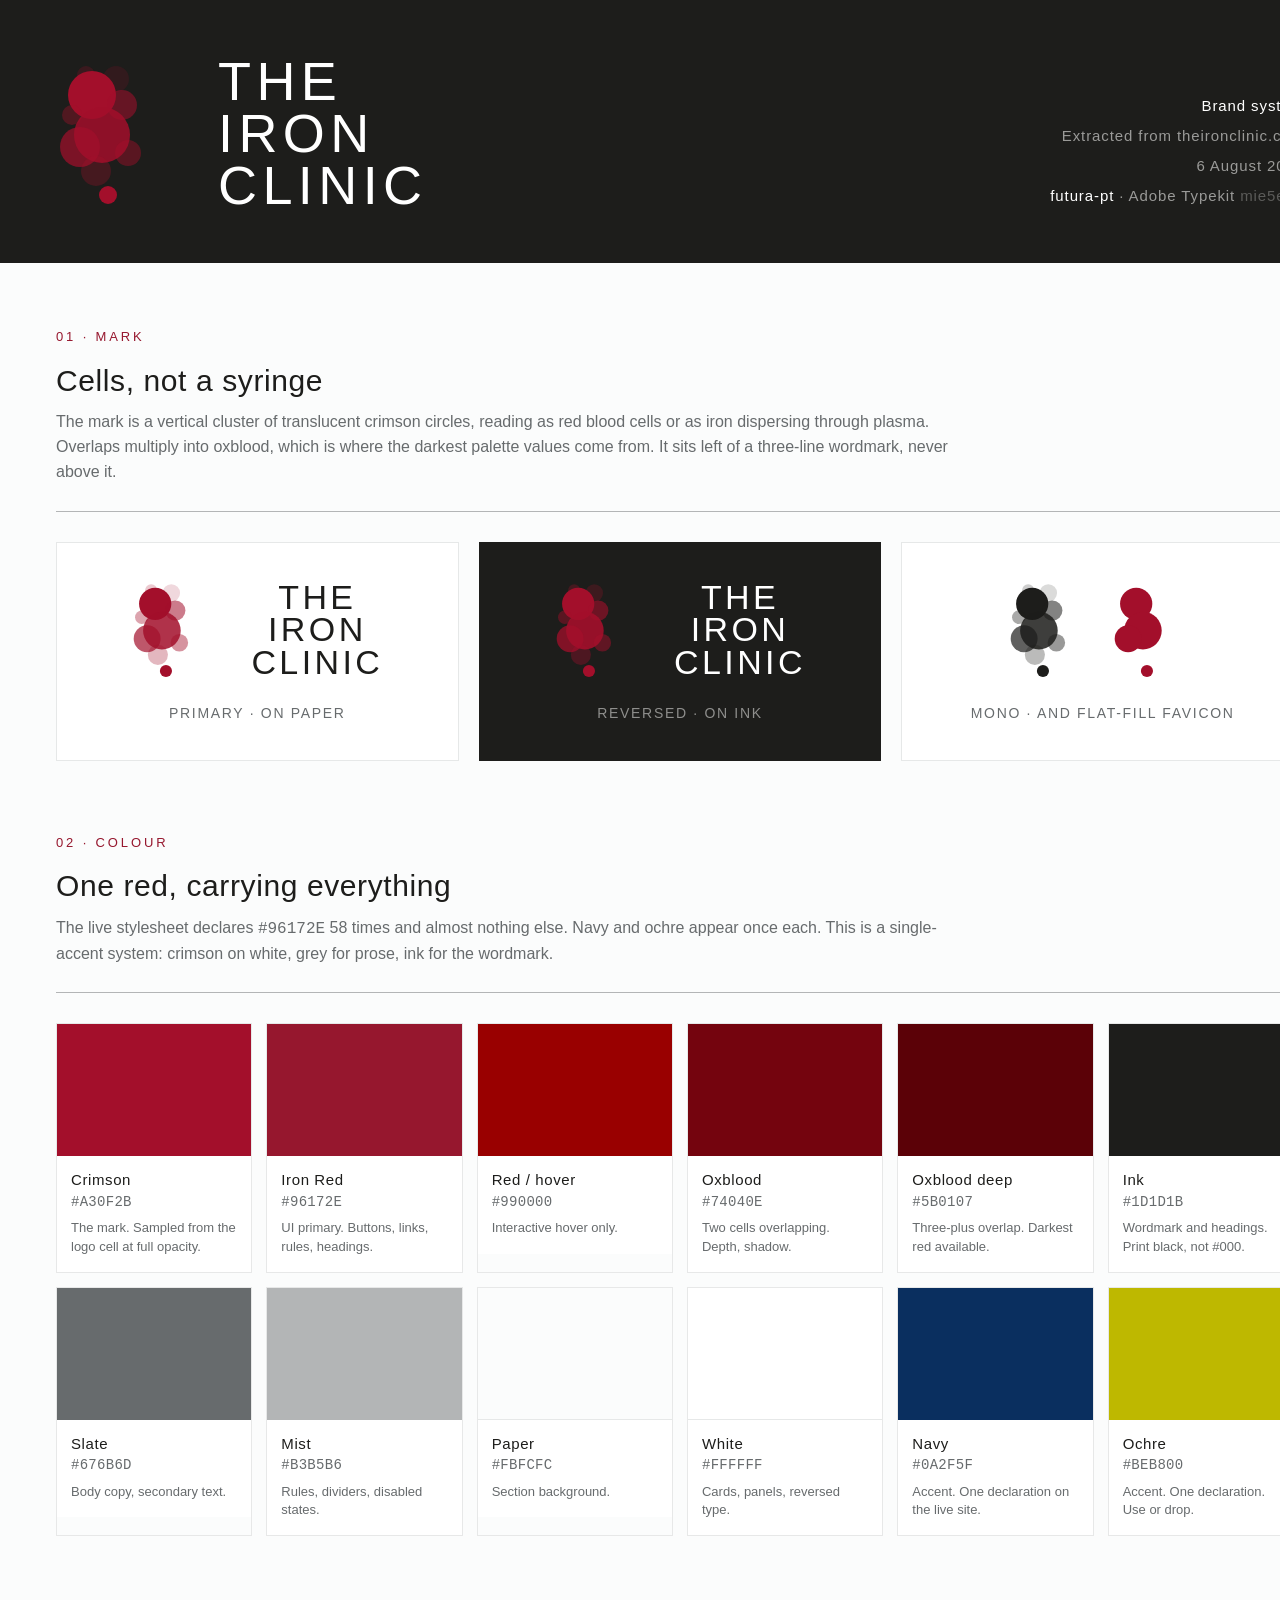
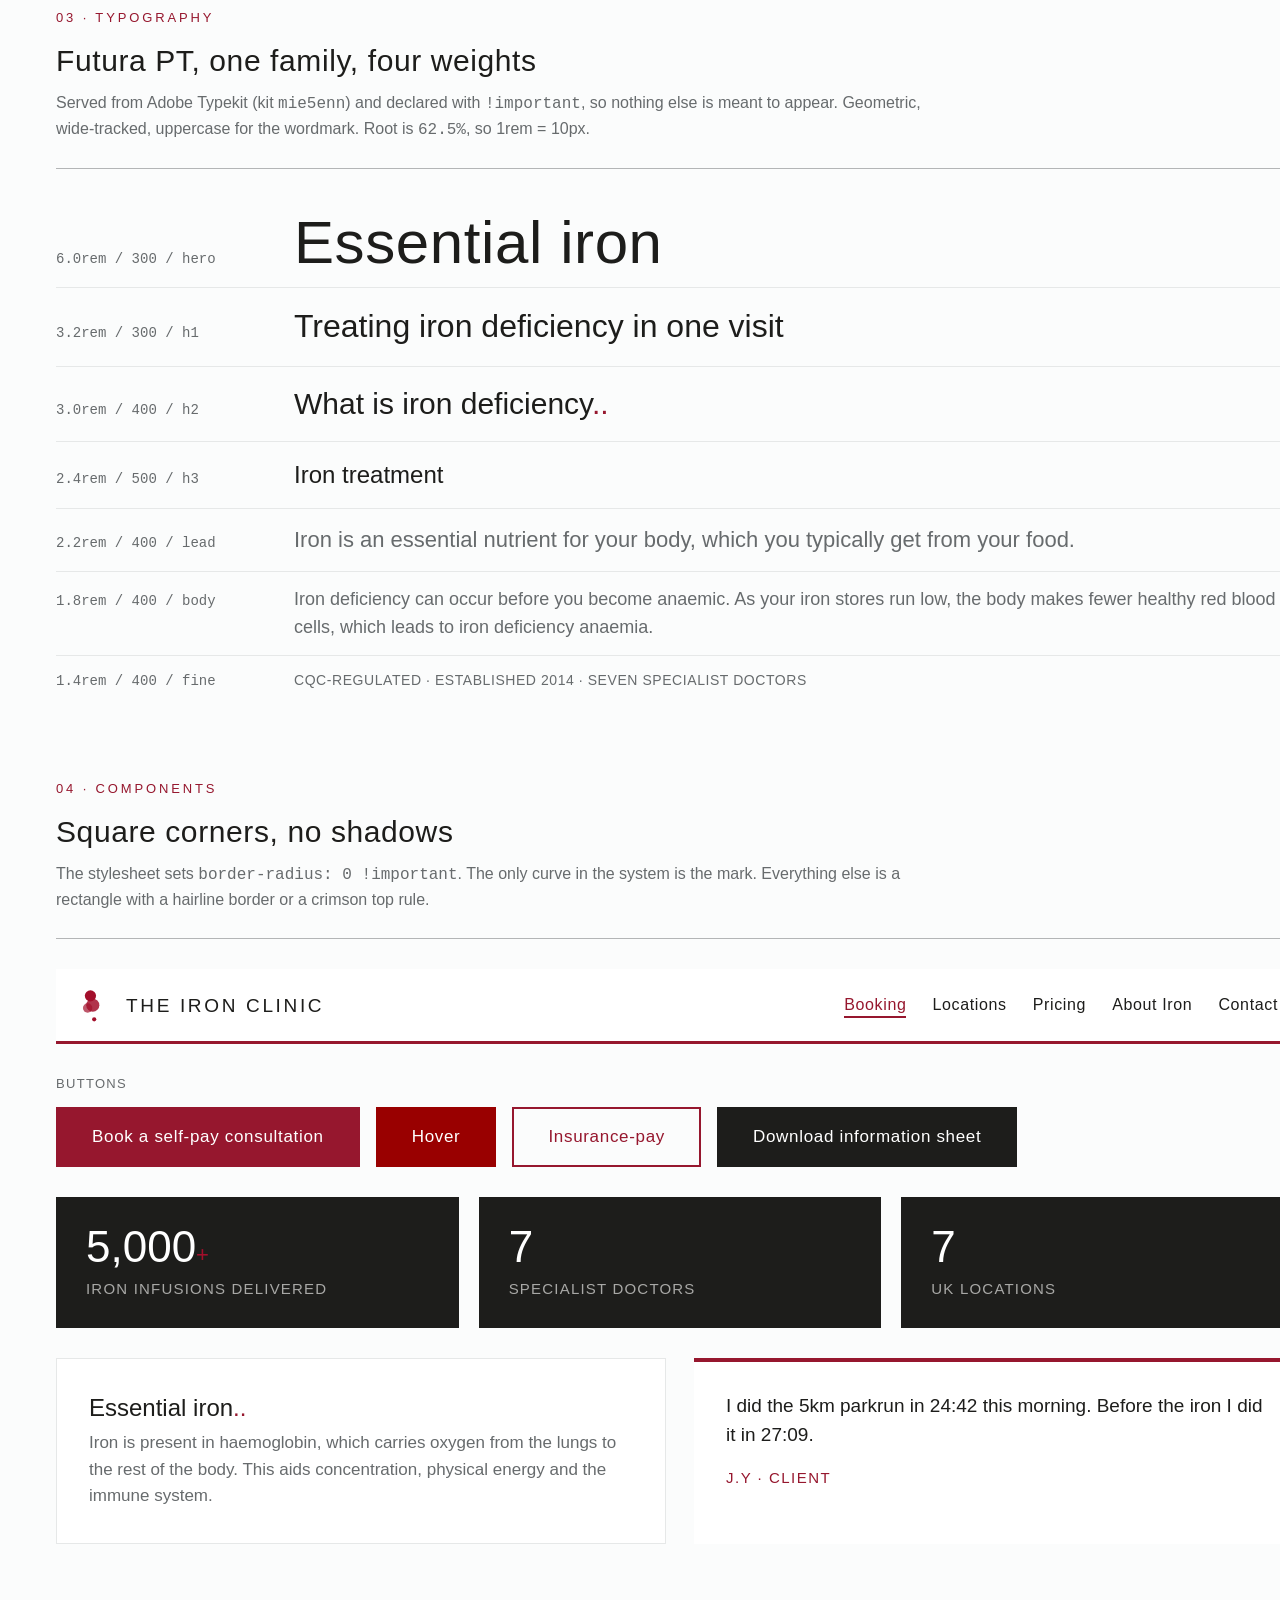
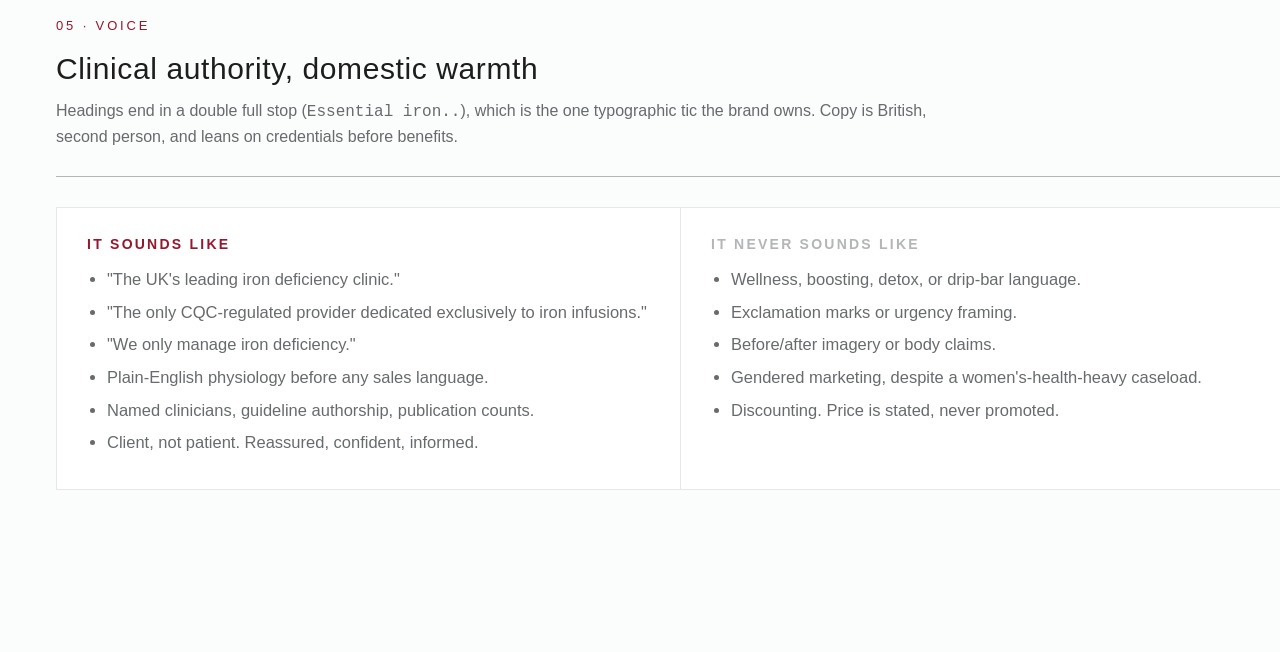
<file: brand-board.html>
<!DOCTYPE html>
<html lang="en-GB">
<head>
<meta charset="utf-8">
<meta name="robots" content="noindex, nofollow">
<title>The Iron Clinic brand system</title>
<link rel="stylesheet" href="tokens.css">
<style>
* { box-sizing: border-box; }
html { font-size: 62.5%; }
body {
  margin: 0; background: var(--tic-paper); color: var(--tic-ink);
  font-family: var(--tic-font); font-size: 1.7rem; line-height: 1.55;
  -webkit-font-smoothing: antialiased;
}
.wrap { width: 1360px; margin: 0 auto; padding: 0 56px 96px; }

/* ---------- masthead ---------- */
.masthead { background: var(--tic-ink); color: #fff; padding: 56px 0 52px; margin-bottom: 64px; }
.masthead .wrap { padding-bottom: 0; }
.mh-row { display: flex; align-items: flex-end; justify-content: space-between; gap: 64px; }
.mh-meta { text-align: right; font-size: 1.5rem; color: #9a9a98; letter-spacing: .06em; line-height: 2; }
.mh-meta b { color: #fff; font-weight: 500; }

/* ---------- logo lockup ---------- */
.lockup { display: flex; align-items: center; gap: 34px; }
.wordmark { font-weight: 300; font-size: 5.4rem; line-height: .96; letter-spacing: .10em; }
.wordmark.on-dark { color: #fff; }
.wordmark.on-light { color: var(--tic-ink); }

/* ---------- section furniture ---------- */
section { margin-bottom: 72px; }
.eyebrow {
  font-size: 1.3rem; letter-spacing: .22em; text-transform: uppercase;
  color: var(--tic-red); font-weight: 500; margin: 0 0 10px;
}
h2.sec { font-size: 3.0rem; font-weight: 300; letter-spacing: .02em; margin: 0 0 6px; }
.sec-note { color: var(--tic-slate); font-size: 1.6rem; margin: 0 0 26px; max-width: 900px; }
hr.rule { border: 0; border-top: 1px solid var(--tic-mist); margin: 0 0 30px; }

/* ---------- colour ---------- */
.swatches { display: grid; grid-template-columns: repeat(6, 1fr); gap: 14px; }
.sw { border: 1px solid rgba(0,0,0,.08); }
.sw .chip { height: 132px; }
.sw .lab { padding: 12px 14px 16px; background: #fff; }
.sw .nm { font-size: 1.5rem; font-weight: 500; letter-spacing: .04em; }
.sw .hx { font-size: 1.4rem; color: var(--tic-slate); font-family: ui-monospace, Menlo, monospace; letter-spacing: .02em; }
.sw .use { font-size: 1.3rem; color: var(--tic-slate); margin-top: 6px; line-height: 1.4; }
.row2 { margin-top: 14px; }

/* ---------- type ---------- */
.type-row { display: flex; align-items: baseline; gap: 28px; padding: 14px 0; border-bottom: 1px solid #e6e8e8; }
.type-row .spec { flex: 0 0 210px; font-size: 1.4rem; color: var(--tic-slate); font-family: ui-monospace, Menlo, monospace; }
.t-hero { font-size: 6.0rem; font-weight: 300; line-height: 1; letter-spacing: .01em; }
.t-h1   { font-size: 3.2rem; font-weight: 300; }
.t-h2   { font-size: 3.0rem; font-weight: 400; }
.t-h3   { font-size: 2.4rem; font-weight: 500; }
.t-lead { font-size: 2.2rem; font-weight: 400; color: var(--tic-slate); }
.t-body { font-size: 1.8rem; font-weight: 400; color: var(--tic-slate); }
.t-fine { font-size: 1.4rem; font-weight: 400; color: var(--tic-slate); letter-spacing: .04em; }

/* ---------- components ---------- */
.grid2 { display: grid; grid-template-columns: 1fr 1fr; gap: 28px; }
.grid3 { display: grid; grid-template-columns: repeat(3, 1fr); gap: 20px; }

.btn {
  display: inline-block; font-family: var(--tic-font); font-size: 1.7rem; font-weight: 500;
  letter-spacing: .04em; padding: 15px 34px; border-radius: 0; border: 2px solid var(--tic-red);
  background: var(--tic-red); color: #fff; text-decoration: none; cursor: pointer;
}
.btn.ghost { background: transparent; color: var(--tic-red); }
.btn.dark  { background: var(--tic-ink); border-color: var(--tic-ink); }
.btn.hover { background: var(--tic-red-hover); border-color: var(--tic-red-hover); }
.btn-row { display: flex; gap: 16px; align-items: center; flex-wrap: wrap; }
.btn-cap { font-size: 1.3rem; color: var(--tic-slate); letter-spacing: .1em; text-transform: uppercase; }

.card { background: #fff; border: 1px solid #e6e8e8; padding: 30px 32px 34px; }
.card h3 { font-size: 2.4rem; font-weight: 400; margin: 0 0 4px; }
.card h3 .dots { color: var(--tic-red); }
.card p { color: var(--tic-slate); font-size: 1.7rem; margin: 0; }

.quote { background: #fff; border-top: 4px solid var(--tic-red); padding: 30px 32px 26px; }
.quote p { font-size: 1.9rem; font-weight: 300; margin: 0 0 16px; line-height: 1.5; }
.quote cite { font-style: normal; font-size: 1.5rem; letter-spacing: .1em; text-transform: uppercase; color: var(--tic-red); }

.stat { background: var(--tic-ink); color: #fff; padding: 28px 30px; }
.stat .n { font-size: 4.4rem; font-weight: 300; line-height: 1; color: #fff; }
.stat .n small { font-size: 2.2rem; color: var(--tic-crimson); }
.stat .l { font-size: 1.5rem; color: #a8a8a6; letter-spacing: .08em; text-transform: uppercase; margin-top: 8px; }

.navbar { background: #fff; border-bottom: 3px solid var(--tic-red); padding: 18px 26px; display: flex; align-items: center; justify-content: space-between; }
.navbar ul { list-style: none; display: flex; gap: 26px; margin: 0; padding: 0; }
.navbar a { color: var(--tic-ink); text-decoration: none; font-size: 1.6rem; letter-spacing: .04em; }
.navbar a.on { color: var(--tic-red); border-bottom: 2px solid var(--tic-red); padding-bottom: 3px; }

/* ---------- voice ---------- */
.voice { display: grid; grid-template-columns: 1fr 1fr; gap: 0; border: 1px solid #e6e8e8; background: #fff; }
.voice > div { padding: 26px 30px; }
.voice > div + div { border-left: 1px solid #e6e8e8; }
.voice h4 { margin: 0 0 12px; font-size: 1.4rem; letter-spacing: .16em; text-transform: uppercase; }
.voice ul { margin: 0; padding-left: 20px; color: var(--tic-slate); font-size: 1.65rem; }
.voice li { margin-bottom: 7px; }
.is  h4 { color: var(--tic-red); }
.not h4 { color: var(--tic-mist); }
</style>
</head>
<body>

<div class="masthead">
  <div class="wrap">
    <div class="mh-row">
      <div class="lockup">
        <!-- the mark: overlapping translucent cells -->
        <svg width="128" height="150" viewBox="0 0 128 150" aria-label="The Iron Clinic mark">
          <g fill="#A30F2B">
            <circle cx="30" cy="16"  r="9"  opacity=".22"/>
            <circle cx="60" cy="20"  r="13" opacity=".16"/>
            <circle cx="36" cy="36"  r="24" opacity="1"/>
            <circle cx="66" cy="46"  r="15" opacity=".55"/>
            <circle cx="16" cy="56"  r="10" opacity=".38"/>
            <circle cx="46" cy="76"  r="28" opacity=".85"/>
            <circle cx="24" cy="88"  r="20" opacity=".70"/>
            <circle cx="72" cy="94"  r="13" opacity=".45"/>
            <circle cx="40" cy="112" r="15" opacity=".30"/>
            <circle cx="52" cy="136" r="9"  opacity="1"/>
          </g>
        </svg>
        <div class="wordmark on-dark">THE<br>IRON<br>CLINIC</div>
      </div>
      <div class="mh-meta">
        <b>Brand system</b><br>
        Extracted from theironclinic.com<br>
        6 August 2026<br>
        <b>futura-pt</b> · Adobe Typekit <span style="opacity:.5">mie5enn</span>
      </div>
    </div>
  </div>
</div>

<div class="wrap">

  <!-- ============ 1. MARK ============ -->
  <section>
    <p class="eyebrow">01 · Mark</p>
    <h2 class="sec">Cells, not a syringe</h2>
    <p class="sec-note">The mark is a vertical cluster of translucent crimson circles, reading as red blood cells or as iron dispersing through plasma. Overlaps multiply into oxblood, which is where the darkest palette values come from. It sits left of a three-line wordmark, never above it.</p>
    <hr class="rule">
    <div class="grid3">
      <div class="card" style="text-align:center; padding:36px">
        <div class="lockup" style="justify-content:center">
          <svg width="86" height="102" viewBox="0 0 128 150"><g fill="#A30F2B">
            <circle cx="30" cy="16" r="9" opacity=".22"/><circle cx="60" cy="20" r="13" opacity=".16"/>
            <circle cx="36" cy="36" r="24" opacity="1"/><circle cx="66" cy="46" r="15" opacity=".55"/>
            <circle cx="16" cy="56" r="10" opacity=".38"/><circle cx="46" cy="76" r="28" opacity=".85"/>
            <circle cx="24" cy="88" r="20" opacity=".70"/><circle cx="72" cy="94" r="13" opacity=".45"/>
            <circle cx="40" cy="112" r="15" opacity=".30"/><circle cx="52" cy="136" r="9" opacity="1"/>
          </g></svg>
          <div class="wordmark on-light" style="font-size:3.4rem">THE<br>IRON<br>CLINIC</div>
        </div>
        <p style="margin-top:22px; font-size:1.4rem; color:var(--tic-slate); letter-spacing:.12em; text-transform:uppercase">Primary · on paper</p>
      </div>
      <div class="card" style="text-align:center; padding:36px; background:var(--tic-ink); border-color:var(--tic-ink)">
        <div class="lockup" style="justify-content:center">
          <svg width="86" height="102" viewBox="0 0 128 150"><g fill="#A30F2B">
            <circle cx="30" cy="16" r="9" opacity=".30"/><circle cx="60" cy="20" r="13" opacity=".24"/>
            <circle cx="36" cy="36" r="24" opacity="1"/><circle cx="66" cy="46" r="15" opacity=".60"/>
            <circle cx="16" cy="56" r="10" opacity=".45"/><circle cx="46" cy="76" r="28" opacity=".90"/>
            <circle cx="24" cy="88" r="20" opacity=".75"/><circle cx="72" cy="94" r="13" opacity=".50"/>
            <circle cx="40" cy="112" r="15" opacity=".36"/><circle cx="52" cy="136" r="9" opacity="1"/>
          </g></svg>
          <div class="wordmark on-dark" style="font-size:3.4rem">THE<br>IRON<br>CLINIC</div>
        </div>
        <p style="margin-top:22px; font-size:1.4rem; color:#8f8f8d; letter-spacing:.12em; text-transform:uppercase">Reversed · on ink</p>
      </div>
      <div class="card" style="text-align:center; padding:36px">
        <div style="display:flex; gap:18px; justify-content:center; align-items:center; height:102px">
          <svg width="86" height="102" viewBox="0 0 128 150"><g fill="#1D1D1B">
            <circle cx="30" cy="16" r="9" opacity=".22"/><circle cx="60" cy="20" r="13" opacity=".16"/>
            <circle cx="36" cy="36" r="24" opacity="1"/><circle cx="66" cy="46" r="15" opacity=".55"/>
            <circle cx="16" cy="56" r="10" opacity=".38"/><circle cx="46" cy="76" r="28" opacity=".85"/>
            <circle cx="24" cy="88" r="20" opacity=".70"/><circle cx="72" cy="94" r="13" opacity=".45"/>
            <circle cx="40" cy="112" r="15" opacity=".30"/><circle cx="52" cy="136" r="9" opacity="1"/>
          </g></svg>
          <svg width="86" height="102" viewBox="0 0 128 150"><g fill="#A30F2B">
            <circle cx="36" cy="36" r="24"/><circle cx="46" cy="76" r="28"/><circle cx="24" cy="88" r="20"/>
            <circle cx="52" cy="136" r="9"/>
          </g></svg>
        </div>
        <p style="margin-top:22px; font-size:1.4rem; color:var(--tic-slate); letter-spacing:.12em; text-transform:uppercase">Mono · and flat-fill favicon</p>
      </div>
    </div>
  </section>

  <!-- ============ 2. COLOUR ============ -->
  <section>
    <p class="eyebrow">02 · Colour</p>
    <h2 class="sec">One red, carrying everything</h2>
    <p class="sec-note">The live stylesheet declares <code>#96172E</code> 58 times and almost nothing else. Navy and ochre appear once each. This is a single-accent system: crimson on white, grey for prose, ink for the wordmark.</p>
    <hr class="rule">
    <div class="swatches">
      <div class="sw"><div class="chip" style="background:#A30F2B"></div><div class="lab"><div class="nm">Crimson</div><div class="hx">#A30F2B</div><div class="use">The mark. Sampled from the logo cell at full opacity.</div></div></div>
      <div class="sw"><div class="chip" style="background:#96172E"></div><div class="lab"><div class="nm">Iron Red</div><div class="hx">#96172E</div><div class="use">UI primary. Buttons, links, rules, headings.</div></div></div>
      <div class="sw"><div class="chip" style="background:#990000"></div><div class="lab"><div class="nm">Red / hover</div><div class="hx">#990000</div><div class="use">Interactive hover only.</div></div></div>
      <div class="sw"><div class="chip" style="background:#74040E"></div><div class="lab"><div class="nm">Oxblood</div><div class="hx">#74040E</div><div class="use">Two cells overlapping. Depth, shadow.</div></div></div>
      <div class="sw"><div class="chip" style="background:#5B0107"></div><div class="lab"><div class="nm">Oxblood deep</div><div class="hx">#5B0107</div><div class="use">Three-plus overlap. Darkest red available.</div></div></div>
      <div class="sw"><div class="chip" style="background:#1D1D1B"></div><div class="lab"><div class="nm">Ink</div><div class="hx">#1D1D1B</div><div class="use">Wordmark and headings. Print black, not #000.</div></div></div>
    </div>
    <div class="swatches row2">
      <div class="sw"><div class="chip" style="background:#676B6D"></div><div class="lab"><div class="nm">Slate</div><div class="hx">#676B6D</div><div class="use">Body copy, secondary text.</div></div></div>
      <div class="sw"><div class="chip" style="background:#B3B5B6"></div><div class="lab"><div class="nm">Mist</div><div class="hx">#B3B5B6</div><div class="use">Rules, dividers, disabled states.</div></div></div>
      <div class="sw"><div class="chip" style="background:#FBFCFC; border-bottom:1px solid #e6e8e8"></div><div class="lab"><div class="nm">Paper</div><div class="hx">#FBFCFC</div><div class="use">Section background.</div></div></div>
      <div class="sw"><div class="chip" style="background:#FFFFFF; border-bottom:1px solid #e6e8e8"></div><div class="lab"><div class="nm">White</div><div class="hx">#FFFFFF</div><div class="use">Cards, panels, reversed type.</div></div></div>
      <div class="sw"><div class="chip" style="background:#0A2F5F"></div><div class="lab"><div class="nm">Navy</div><div class="hx">#0A2F5F</div><div class="use">Accent. One declaration on the live site.</div></div></div>
      <div class="sw"><div class="chip" style="background:#BEB800"></div><div class="lab"><div class="nm">Ochre</div><div class="hx">#BEB800</div><div class="use">Accent. One declaration. Use or drop.</div></div></div>
    </div>
  </section>

  <!-- ============ 3. TYPE ============ -->
  <section>
    <p class="eyebrow">03 · Typography</p>
    <h2 class="sec">Futura PT, one family, four weights</h2>
    <p class="sec-note">Served from Adobe Typekit (kit <code>mie5enn</code>) and declared with <code>!important</code>, so nothing else is meant to appear. Geometric, wide-tracked, uppercase for the wordmark. Root is <code>62.5%</code>, so 1rem = 10px.</p>
    <hr class="rule">
    <div class="type-row"><div class="spec">6.0rem / 300 / hero</div><div class="t-hero">Essential iron</div></div>
    <div class="type-row"><div class="spec">3.2rem / 300 / h1</div><div class="t-h1">Treating iron deficiency in one visit</div></div>
    <div class="type-row"><div class="spec">3.0rem / 400 / h2</div><div class="t-h2">What is iron deficiency<span style="color:var(--tic-red)">..</span></div></div>
    <div class="type-row"><div class="spec">2.4rem / 500 / h3</div><div class="t-h3">Iron treatment</div></div>
    <div class="type-row"><div class="spec">2.2rem / 400 / lead</div><div class="t-lead">Iron is an essential nutrient for your body, which you typically get from your food.</div></div>
    <div class="type-row"><div class="spec">1.8rem / 400 / body</div><div class="t-body">Iron deficiency can occur before you become anaemic. As your iron stores run low, the body makes fewer healthy red blood cells, which leads to iron deficiency anaemia.</div></div>
    <div class="type-row" style="border-bottom:0"><div class="spec">1.4rem / 400 / fine</div><div class="t-fine">CQC-REGULATED · ESTABLISHED 2014 · SEVEN SPECIALIST DOCTORS</div></div>
  </section>

  <!-- ============ 4. COMPONENTS ============ -->
  <section>
    <p class="eyebrow">04 · Components</p>
    <h2 class="sec">Square corners, no shadows</h2>
    <p class="sec-note">The stylesheet sets <code>border-radius: 0 !important</code>. The only curve in the system is the mark. Everything else is a rectangle with a hairline border or a crimson top rule.</p>
    <hr class="rule">

    <div class="navbar" style="margin-bottom:30px">
      <div style="display:flex; align-items:center; gap:14px">
        <svg width="30" height="36" viewBox="0 0 128 150"><g fill="#A30F2B">
          <circle cx="36" cy="36" r="24"/><circle cx="46" cy="76" r="28" opacity=".85"/>
          <circle cx="24" cy="88" r="20" opacity=".7"/><circle cx="52" cy="136" r="9"/>
        </g></svg>
        <span style="font-weight:300; letter-spacing:.14em; font-size:1.9rem">THE IRON CLINIC</span>
      </div>
      <ul>
        <li><a href="#" class="on">Booking</a></li>
        <li><a href="#">Locations</a></li>
        <li><a href="#">Pricing</a></li>
        <li><a href="#">About Iron</a></li>
        <li><a href="#">Contact</a></li>
      </ul>
    </div>

    <div style="margin-bottom:30px">
      <p class="btn-cap" style="margin:0 0 12px">Buttons</p>
      <div class="btn-row">
        <a class="btn">Book a self-pay consultation</a>
        <a class="btn hover">Hover</a>
        <a class="btn ghost">Insurance-pay</a>
        <a class="btn dark">Download information sheet</a>
      </div>
    </div>

    <div class="grid3" style="margin-bottom:30px">
      <div class="stat"><div class="n">5,000<small>+</small></div><div class="l">iron infusions delivered</div></div>
      <div class="stat"><div class="n">7</div><div class="l">specialist doctors</div></div>
      <div class="stat"><div class="n">7</div><div class="l">UK locations</div></div>
    </div>

    <div class="grid2">
      <div class="card">
        <h3>Essential iron<span class="dots">..</span></h3>
        <p>Iron is present in haemoglobin, which carries oxygen from the lungs to the rest of the body. This aids concentration, physical energy and the immune system.</p>
      </div>
      <div class="quote">
        <p>I did the 5km parkrun in 24:42 this morning. Before the iron I did it in 27:09.</p>
        <cite>J.Y · client</cite>
      </div>
    </div>
  </section>

  <!-- ============ 5. VOICE ============ -->
  <section>
    <p class="eyebrow">05 · Voice</p>
    <h2 class="sec">Clinical authority, domestic warmth</h2>
    <p class="sec-note">Headings end in a double full stop (<code>Essential iron..</code>), which is the one typographic tic the brand owns. Copy is British, second person, and leans on credentials before benefits.</p>
    <hr class="rule">
    <div class="voice">
      <div class="is">
        <h4>It sounds like</h4>
        <ul>
          <li>"The UK's leading iron deficiency clinic."</li>
          <li>"The only CQC-regulated provider dedicated exclusively to iron infusions."</li>
          <li>"We only manage iron deficiency."</li>
          <li>Plain-English physiology before any sales language.</li>
          <li>Named clinicians, guideline authorship, publication counts.</li>
          <li>Client, not patient. Reassured, confident, informed.</li>
        </ul>
      </div>
      <div class="not">
        <h4>It never sounds like</h4>
        <ul>
          <li>Wellness, boosting, detox, or drip-bar language.</li>
          <li>Exclamation marks or urgency framing.</li>
          <li>Before/after imagery or body claims.</li>
          <li>Gendered marketing, despite a women's-health-heavy caseload.</li>
          <li>Discounting. Price is stated, never promoted.</li>
        </ul>
      </div>
    </div>
  </section>

</div>
</body>
</html>
</file>
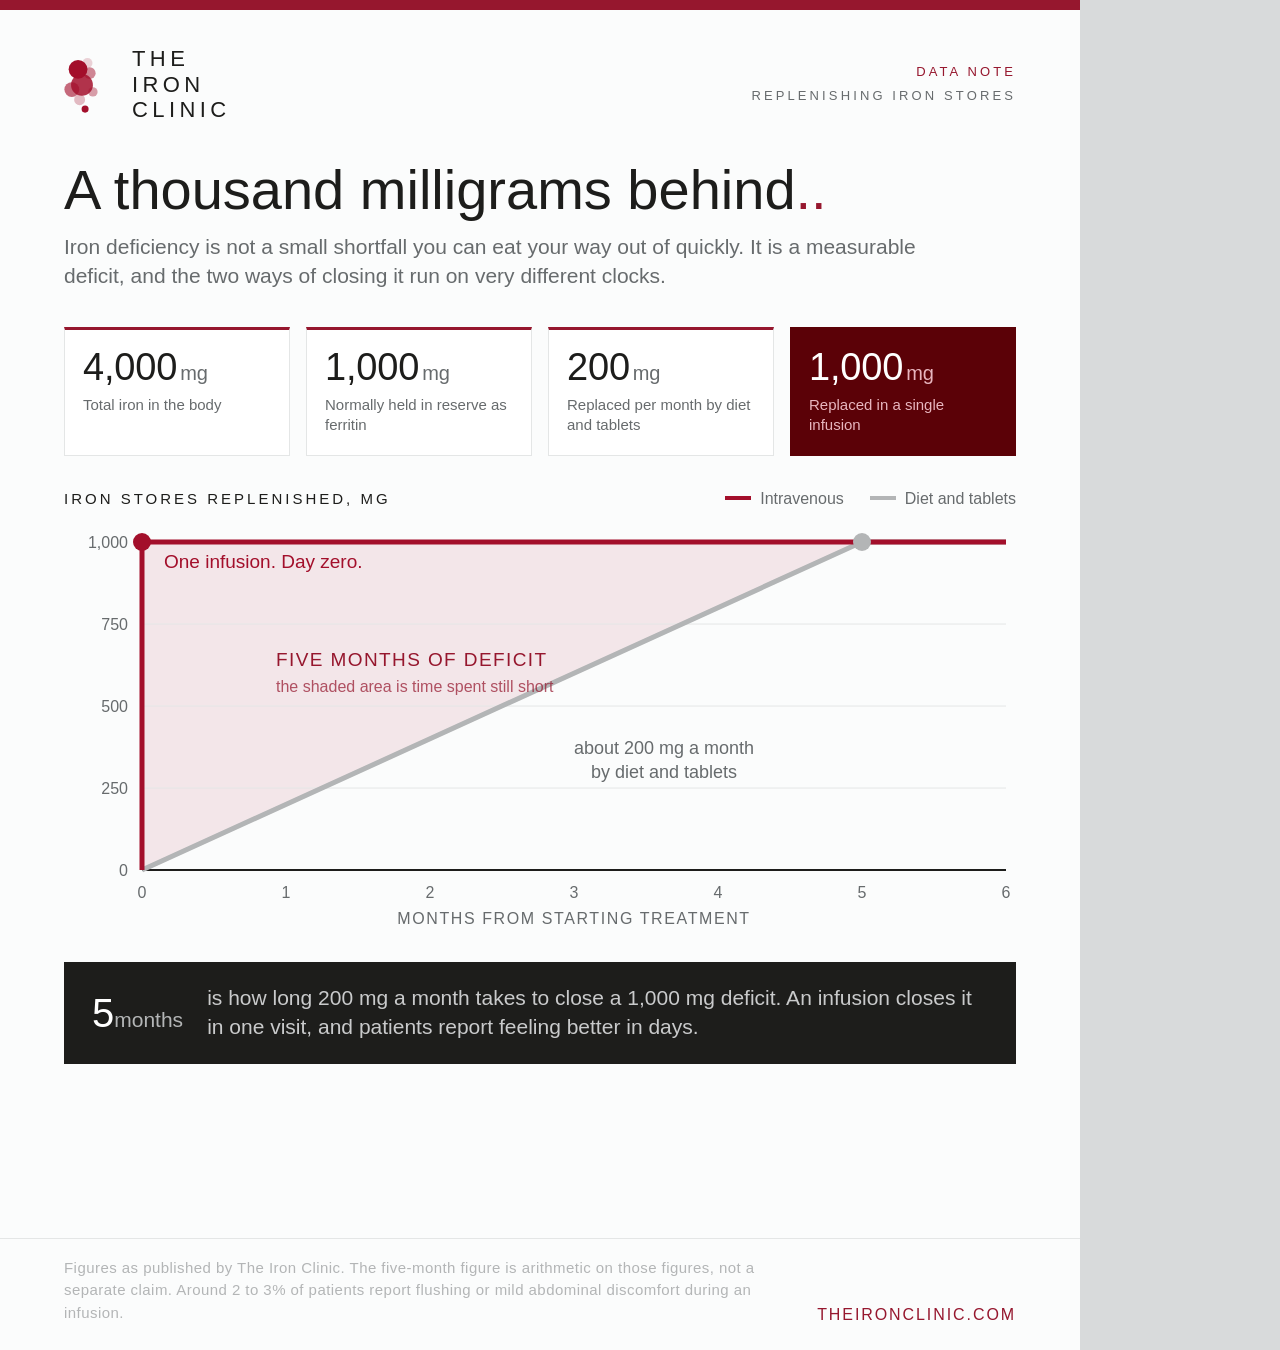
<file: cards/the-iron-gap.html>
<!DOCTYPE html>
<html lang="en-GB">
<head>
<meta charset="utf-8">
<meta name="robots" content="noindex, nofollow">
<title>The iron gap</title>
<style>
* { box-sizing: border-box; margin: 0; padding: 0; }
:root {
  --crimson: #A30F2B;
  --red:     #96172E;
  --deep:    #5B0107;
  --ink:     #1D1D1B;
  --slate:   #676B6D;
  --mist:    #B3B5B6;
  --paper:   #FBFCFC;
  --hair:    #E4E6E6;
  --font: "futura-pt", "Futura", "Century Gothic", "Avenir Next", sans-serif;
}
body { background: #d8dadb; }
.card {
  width: 1080px; height: 1350px; background: var(--paper);
  font-family: var(--font); color: var(--ink);
  display: flex; flex-direction: column; overflow: hidden;
  border-top: 10px solid var(--red);
  -webkit-font-smoothing: antialiased;
}
.pad { padding-left: 64px; padding-right: 64px; }

.head { padding-top: 36px; display: flex; justify-content: space-between; align-items: center; }
.lockup { display: flex; align-items: center; gap: 18px; }
.wordmark { font-weight: 400; font-size: 22px; letter-spacing: .20em; line-height: 1.16; }
.kicker { text-align: right; font-size: 13px; letter-spacing: .24em; text-transform: uppercase; color: var(--slate); line-height: 1.9; }
.kicker b { color: var(--red); font-weight: 500; display: block; }

.title { padding-top: 38px; }
.title h1 { font-size: 56px; font-weight: 400; line-height: 1.02; }
.title h1 span { color: var(--red); }
.title p { margin-top: 14px; font-size: 21px; color: var(--slate); max-width: 890px; line-height: 1.42; }

/* stat tiles */
.tiles { display: grid; grid-template-columns: repeat(4, 1fr); gap: 16px; margin-top: 36px; }
.tile { background: #fff; border: 1px solid var(--hair); border-top: 3px solid var(--red); padding: 18px 18px 20px; }
.tile .n { font-size: 38px; font-weight: 400; line-height: 1; letter-spacing: -.005em; }
.tile .n u { text-decoration: none; font-size: 20px; color: var(--slate); margin-left: 3px; }
.tile .l { font-size: 15px; color: var(--slate); line-height: 1.34; margin-top: 9px; }
.tile.hero { background: var(--deep); border-color: var(--deep); }
.tile.hero .n { color: #fff; }
.tile.hero .n u { color: #E8B6BF; }
.tile.hero .l { color: #E8B6BF; }

/* chart */
.chartwrap { margin-top: 34px; }
.chart-head { display: flex; align-items: baseline; justify-content: space-between; margin-bottom: 8px; }
.chart-head .ct { font-size: 15px; letter-spacing: .2em; text-transform: uppercase; font-weight: 500; }
.legend { display: flex; gap: 26px; font-size: 16px; color: var(--slate); }
.legend i { display: inline-block; width: 26px; height: 4px; margin-right: 9px; position: relative; top: -4px; }
svg text { font-family: var(--font); }

/* takeaway */
.takeaway { margin-top: 26px; background: var(--ink); color: #fff; padding: 22px 28px; display: flex; align-items: center; gap: 24px; }
.takeaway .big { font-size: 40px; font-weight: 400; color: #fff; white-space: nowrap; }
.takeaway .big u { text-decoration: none; font-size: 21px; color: var(--mist); }
.takeaway .tx { font-size: 21px; color: #c9cacb; line-height: 1.38; }

.foot { margin-top: auto; border-top: 1px solid var(--hair); padding-top: 18px; padding-bottom: 26px;
        display: flex; justify-content: space-between; align-items: flex-end; gap: 40px; }
.foot .fine { font-size: 15px; color: var(--mist); letter-spacing: .03em; line-height: 1.5; max-width: 720px; }
.foot .url { font-size: 16px; color: var(--red); letter-spacing: .12em; text-transform: uppercase; font-weight: 500; white-space: nowrap; }
</style>
</head>
<body>

<div class="card">

  <div class="head pad">
    <div class="lockup">
      <svg width="50" height="59" viewBox="0 0 128 150"><g fill="#A30F2B">
        <circle cx="60" cy="20" r="13" opacity=".18"/><circle cx="36" cy="36" r="24" opacity="1"/>
        <circle cx="66" cy="46" r="15" opacity=".50"/><circle cx="46" cy="76" r="28" opacity=".85"/>
        <circle cx="20" cy="88" r="19" opacity=".62"/><circle cx="74" cy="94" r="12" opacity=".40"/>
        <circle cx="40" cy="114" r="14" opacity=".28"/><circle cx="54" cy="138" r="9" opacity="1"/>
      </g></svg>
      <div class="wordmark">THE<br>IRON<br>CLINIC</div>
    </div>
    <div class="kicker">
      <b>Data note</b>
      Replenishing iron stores
    </div>
  </div>

  <div class="title pad">
    <h1>A thousand milligrams behind<span>..</span></h1>
    <p>Iron deficiency is not a small shortfall you can eat your way out of quickly. It is a measurable deficit, and the two ways of closing it run on very different clocks.</p>
  </div>

  <div class="tiles pad">
    <div class="tile">
      <div class="n">4,000<u>mg</u></div>
      <div class="l">Total iron in the body</div>
    </div>
    <div class="tile">
      <div class="n">1,000<u>mg</u></div>
      <div class="l">Normally held in reserve as ferritin</div>
    </div>
    <div class="tile">
      <div class="n">200<u>mg</u></div>
      <div class="l">Replaced per month by diet and tablets</div>
    </div>
    <div class="tile hero">
      <div class="n">1,000<u>mg</u></div>
      <div class="l">Replaced in a single infusion</div>
    </div>
  </div>

  <div class="chartwrap pad">
    <div class="chart-head">
      <div class="ct">Iron stores replenished, mg</div>
      <div class="legend">
        <span><i style="background:var(--crimson)"></i>Intravenous</span>
        <span><i style="background:var(--mist)"></i>Diet and tablets</span>
      </div>
    </div>

    <svg width="952" height="416" viewBox="0 0 952 416">
      <!-- gap fill -->
      <polygon points="78,354 78,26 798,26" fill="#A30F2B" opacity=".09"/>

      <!-- gridlines -->
      <g stroke="#E4E6E6" stroke-width="1">
        <line x1="78" y1="26"  x2="942" y2="26"/>
        <line x1="78" y1="108" x2="942" y2="108"/>
        <line x1="78" y1="190" x2="942" y2="190"/>
        <line x1="78" y1="272" x2="942" y2="272"/>
      </g>
      <line x1="78" y1="354" x2="942" y2="354" stroke="#1D1D1B" stroke-width="2"/>
      <line x1="78" y1="26"  x2="78"  y2="354" stroke="#1D1D1B" stroke-width="2"/>

      <!-- target line -->
      <line x1="78" y1="26" x2="942" y2="26" stroke="#96172E" stroke-width="1.5" stroke-dasharray="6 5"/>

      <!-- y labels -->
      <g fill="#676B6D" font-size="16" text-anchor="end">
        <text x="64" y="32">1,000</text>
        <text x="64" y="114">750</text>
        <text x="64" y="196">500</text>
        <text x="64" y="278">250</text>
        <text x="64" y="360">0</text>
      </g>

      <!-- x labels -->
      <g fill="#676B6D" font-size="16" text-anchor="middle">
        <text x="78"  y="382">0</text>
        <text x="222" y="382">1</text>
        <text x="366" y="382">2</text>
        <text x="510" y="382">3</text>
        <text x="654" y="382">4</text>
        <text x="798" y="382">5</text>
        <text x="942" y="382">6</text>
      </g>
      <text x="510" y="408" fill="#676B6D" font-size="16" text-anchor="middle" letter-spacing="1.6">MONTHS FROM STARTING TREATMENT</text>

      <!-- oral ramp -->
      <polyline points="78,354 798,26 942,26" fill="none" stroke="#B3B5B6" stroke-width="5" stroke-linejoin="round"/>
      <!-- IV step -->
      <polyline points="78,354 78,26 942,26" fill="none" stroke="#A30F2B" stroke-width="5" stroke-linejoin="round"/>
      <circle cx="78" cy="26" r="9" fill="#A30F2B"/>
      <circle cx="798" cy="26" r="9" fill="#B3B5B6"/>

      <!-- annotations -->
      <text x="100" y="52" fill="#A30F2B" font-size="19" font-weight="500">One infusion. Day zero.</text>
      <text x="212" y="150" fill="#96172E" font-size="19" font-weight="500" letter-spacing="1.4">FIVE MONTHS OF DEFICIT</text>
      <text x="212" y="176" fill="#96172E" font-size="16" opacity=".72">the shaded area is time spent still short</text>
      <text x="600" y="238" fill="#676B6D" font-size="18" text-anchor="middle">about 200 mg a month</text>
      <text x="600" y="262" fill="#676B6D" font-size="18" text-anchor="middle">by diet and tablets</text>
    </svg>
  </div>

  <div class="takeaway pad" style="margin-left:64px; margin-right:64px; padding-left:28px; padding-right:28px">
    <div class="big">5<u>months</u></div>
    <div class="tx">is how long 200 mg a month takes to close a 1,000 mg deficit. An infusion closes it in one visit, and patients report feeling better in days.</div>
  </div>

  <div class="foot pad">
    <div class="fine">Figures as published by The Iron Clinic. The five-month figure is arithmetic on those figures, not a separate claim. Around 2 to 3% of patients report flushing or mild abdominal discomfort during an infusion.</div>
    <div class="url">theironclinic.com</div>
  </div>

</div>
</body>
</html>
</file>
<file: tokens.css>
/* The Iron Clinic design tokens
   Extracted 2026-08-06 from theironclinic.com
   Sources: /cms/wp-content/themes/theironclinic/styles/common.css (colour + type)
            /images/the-iron-clinic-treating-iron-deficiency-in-one-visit.png (mark, pixel-sampled)
            https://use.typekit.net/mie5enn.css (font: futura-pt) */

:root {
  /* --- Core --- */
  --tic-crimson:      #A30F2B;  /* the mark. Full-opacity cell in the logo cluster */
  --tic-red:          #96172E;  /* UI primary. 58 declarations in common.css, the single dominant colour */
  --tic-red-hover:    #990000;  /* link/button hover state */
  --tic-oxblood:      #74040E;  /* two cells overlapping */
  --tic-oxblood-deep: #5B0107;  /* three-plus cells overlapping. Deepest value in the mark */
  --tic-ink:          #1D1D1B;  /* wordmark. Print black, not #000 */

  /* --- Neutrals --- */
  --tic-slate:        #676B6D;  /* body copy, secondary text */
  --tic-mist:         #B3B5B6;  /* rules, dividers, disabled */
  --tic-paper:        #FBFCFC;  /* section background */
  --tic-white:        #FFFFFF;

  /* --- Accents (used sparingly on the live site) --- */
  --tic-navy:         #0A2F5F;
  --tic-ochre:        #BEB800;

  /* --- Cell tints: the mark's translucent crimsons --- */
  --tic-cell-100:     rgba(163, 15, 43, 1.00);
  --tic-cell-70:      rgba(163, 15, 43, 0.70);
  --tic-cell-45:      rgba(163, 15, 43, 0.45);
  --tic-cell-25:      rgba(163, 15, 43, 0.25);
  --tic-cell-12:      rgba(163, 15, 43, 0.12);

  /* --- Type --- */
  --tic-font: "futura-pt", "Futura", "Century Gothic", "Avenir Next", sans-serif;
  --tic-w-light: 300;
  --tic-w-book:  400;
  --tic-w-medium:500;
  --tic-w-bold:  700;

  /* html { font-size: 62.5% } on the live site, so 1rem = 10px */
  --tic-size-hero: 6.0rem;
  --tic-size-h1:   3.2rem;
  --tic-size-h2:   3.0rem;
  --tic-size-h3:   2.4rem;
  --tic-size-lead: 2.2rem;
  --tic-size-body: 1.8rem;
  --tic-size-small:1.6rem;
  --tic-size-fine: 1.4rem;

  /* --- Geometry --- */
  --tic-radius: 0;      /* square. The only 50% in the sheet is the circular mark */
  --tic-radius-cell: 50%;
}
</file>
